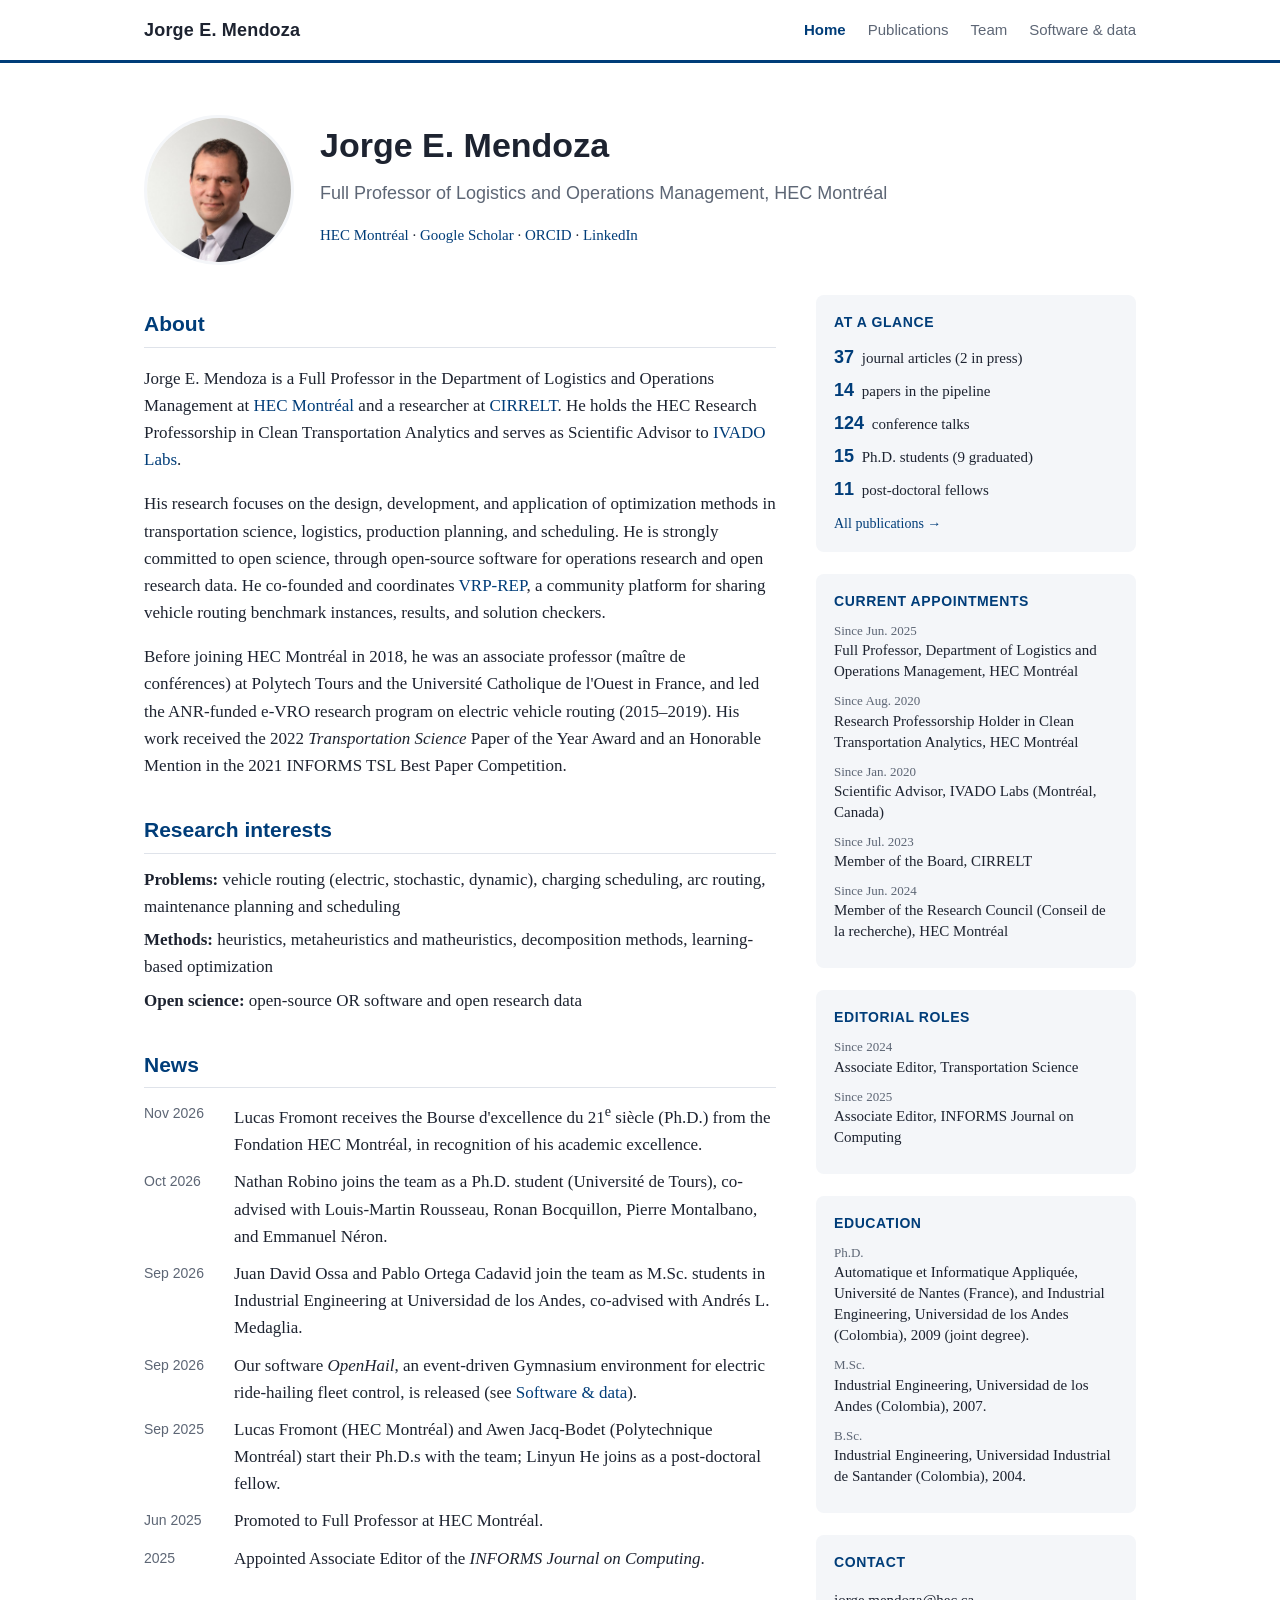
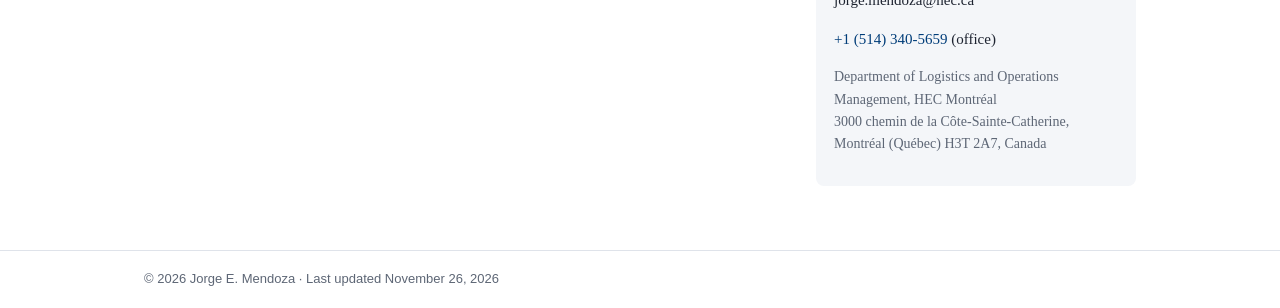
<file: index.html>
<!DOCTYPE html>
<html lang="en"><head><meta charset="utf-8"><meta name="viewport" content="width=device-width, initial-scale=1">
<title>Jorge E. Mendoza · HEC Montréal</title>
<meta name="description" content="Jorge E. Mendoza, Full Professor of Logistics and Operations Management at HEC Montréal. Research in vehicle routing, scheduling, and optimization.">
<link rel="canonical" href="https://jorge-mendoza.com/">
<link rel="stylesheet" href="style.css"></head>
<body><header class="top"><div class="wrap"><a class="brand" href="./">Jorge E. Mendoza</a><nav><a href="./" aria-current="page">Home</a><a href="publications.html">Publications</a><a href="team.html">Team</a><a href="software.html">Software &amp; data</a></nav></div></header>
<main class="wrap">
<section class="hero"><img class="portrait" src="photo.jpg" alt="Jorge E. Mendoza"><div><h1>Jorge E. Mendoza</h1><p class="tagline">Full Professor of Logistics and Operations Management, HEC Montréal</p>
<p class="links"><a href="https://www.hec.ca/en/profs/jorge-mendoza" target="_blank" rel="noopener">HEC Montréal</a> · <a href="https://scholar.google.com/citations?user=yTeiTO0AAAAJ&amp;hl=en" target="_blank" rel="noopener">Google Scholar</a> · <a href="https://orcid.org/0000-0003-2473-2655" target="_blank" rel="noopener">ORCID</a> · <a href="https://www.linkedin.com/in/jorge-e-mendoza-9675a510/" target="_blank" rel="noopener">LinkedIn</a></p></div></section>
<div class="grid"><div class="main">
<h2>About</h2><p>Jorge E. Mendoza is a Full Professor in the Department of Logistics and Operations Management at <a href="https://www.hec.ca/en/" target="_blank" rel="noopener">HEC Montréal</a> and a researcher at <a href="https://www.cirrelt.ca" target="_blank" rel="noopener">CIRRELT</a>. He holds the HEC Research Professorship in Clean Transportation Analytics and serves as Scientific Advisor to <a href="https://ivadolabs.com" target="_blank" rel="noopener">IVADO Labs</a>.</p><p>His research focuses on the design, development, and application of optimization methods in transportation science, logistics, production planning, and scheduling. He is strongly committed to open science, through open-source software for operations research and open research data. He co-founded and coordinates <a href="https://www.vrp-rep.org" target="_blank" rel="noopener">VRP-REP</a>, a community platform for sharing vehicle routing benchmark instances, results, and solution checkers.</p><p>Before joining HEC Montréal in 2018, he was an associate professor (maître de conférences) at Polytech Tours and the Université Catholique de l'Ouest in France, and led the ANR-funded e-VRO research program on electric vehicle routing (2015–2019). His work received the 2022 <em>Transportation Science</em> Paper of the Year Award and an Honorable Mention in the 2021 INFORMS TSL Best Paper Competition.</p>
<h2>Research interests</h2><ul class="plain"><li><strong>Problems:</strong> vehicle routing (electric, stochastic, dynamic), charging scheduling, arc routing, maintenance planning and scheduling</li><li><strong>Methods:</strong> heuristics, metaheuristics and matheuristics, decomposition methods, learning-based optimization</li><li><strong>Open science:</strong> open-source OR software and open research data</li></ul>
<h2>News</h2><ul class="news"><li><span class="date">Nov 2026</span><span>Lucas Fromont receives the Bourse d'excellence du 21<sup>e</sup> siècle (Ph.D.) from the Fondation HEC Montréal, in recognition of his academic excellence.</span></li><li><span class="date">Oct 2026</span><span>Nathan Robino joins the team as a Ph.D. student (Université de Tours), co-advised with Louis-Martin Rousseau, Ronan Bocquillon, Pierre Montalbano, and Emmanuel Néron.</span></li><li><span class="date">Sep 2026</span><span>Juan David Ossa and Pablo Ortega Cadavid join the team as M.Sc. students in Industrial Engineering at Universidad de los Andes, co-advised with Andrés L. Medaglia.</span></li><li><span class="date">Sep 2026</span><span>Our software <em>OpenHail</em>, an event-driven Gymnasium environment for electric ride-hailing fleet control, is released (see <a href="software.html">Software &amp; data</a>).</span></li><li><span class="date">Sep 2025</span><span>Lucas Fromont (HEC Montréal) and Awen Jacq-Bodet (Polytechnique Montréal) start their Ph.D.s with the team; Linyun He joins as a post-doctoral fellow.</span></li><li><span class="date">Jun 2025</span><span>Promoted to Full Professor at HEC Montréal.</span></li><li><span class="date">2025</span><span>Appointed Associate Editor of the <em>INFORMS Journal on Computing</em>.</span></li></ul>
</div><aside>
<div class="card"><h3>At a glance</h3><ul class="glance"><li><b>37</b> journal articles (2 in press)</li><li><b>14</b> papers in the pipeline</li><li><b>124</b> conference talks</li><li><b>15</b> Ph.D. students (9 graduated)</li><li><b>11</b> post-doctoral fellows</li></ul>
<p class="more"><a href="publications.html">All publications →</a></p></div>
<div class="card"><h3>Current appointments</h3><ul class="dated"><li><span>Since Jun. 2025</span>Full Professor, Department of Logistics and Operations Management, HEC Montréal</li><li><span>Since Aug. 2020</span>Research Professorship Holder in Clean Transportation Analytics, HEC Montréal</li><li><span>Since Jan. 2020</span>Scientific Advisor, IVADO Labs (Montréal, Canada)</li><li><span>Since Jul. 2023</span>Member of the Board, CIRRELT</li><li><span>Since Jun. 2024</span>Member of the Research Council (Conseil de la recherche), HEC Montréal</li></ul></div>
<div class="card"><h3>Editorial roles</h3><ul class="dated"><li><span>Since 2024</span>Associate Editor, Transportation Science</li><li><span>Since 2025</span>Associate Editor, INFORMS Journal on Computing</li></ul></div>
<div class="card"><h3>Education</h3><ul class="dated"><li><span>Ph.D.</span>Automatique et Informatique Appliquée, Université de Nantes (France), and Industrial Engineering, Universidad de los Andes (Colombia), 2009 (joint degree).</li><li><span>M.Sc.</span>Industrial Engineering, Universidad de los Andes (Colombia), 2007.</li><li><span>B.Sc.</span>Industrial Engineering, Universidad Industrial de Santander (Colombia), 2004.</li></ul></div>
<div class="card"><h3>Contact</h3><p>jorge.mendoza<span class="at">@</span>hec.ca</p><p><a href="tel:+15143405659">+1 (514) 340-5659</a> (office)</p><p class="small">Department of Logistics and Operations Management, HEC Montréal<br>3000 chemin de la Côte-Sainte-Catherine, Montréal (Québec) H3T 2A7, Canada</p></div>
</aside></div>
</main>
<footer><div class="wrap">© 2026 Jorge E. Mendoza · Last updated November 26, 2026</div></footer>
</body></html>
</file>
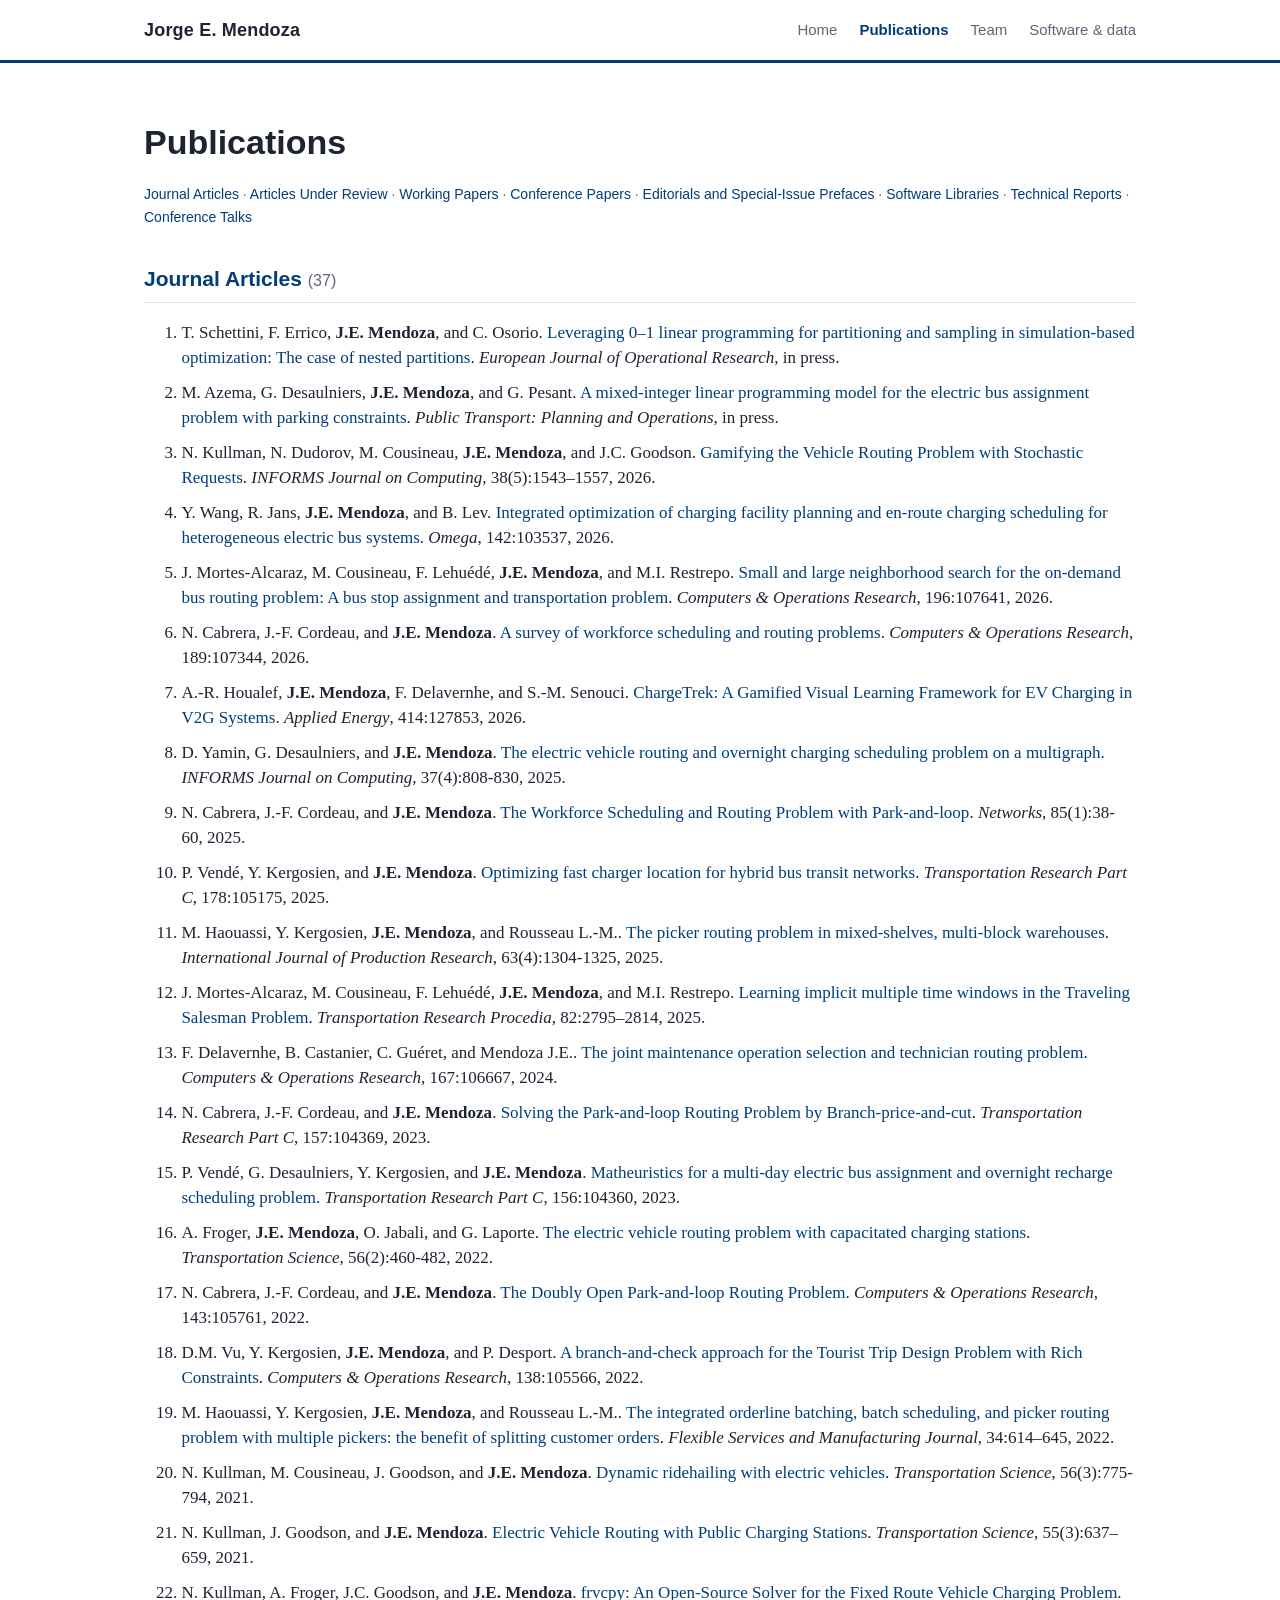
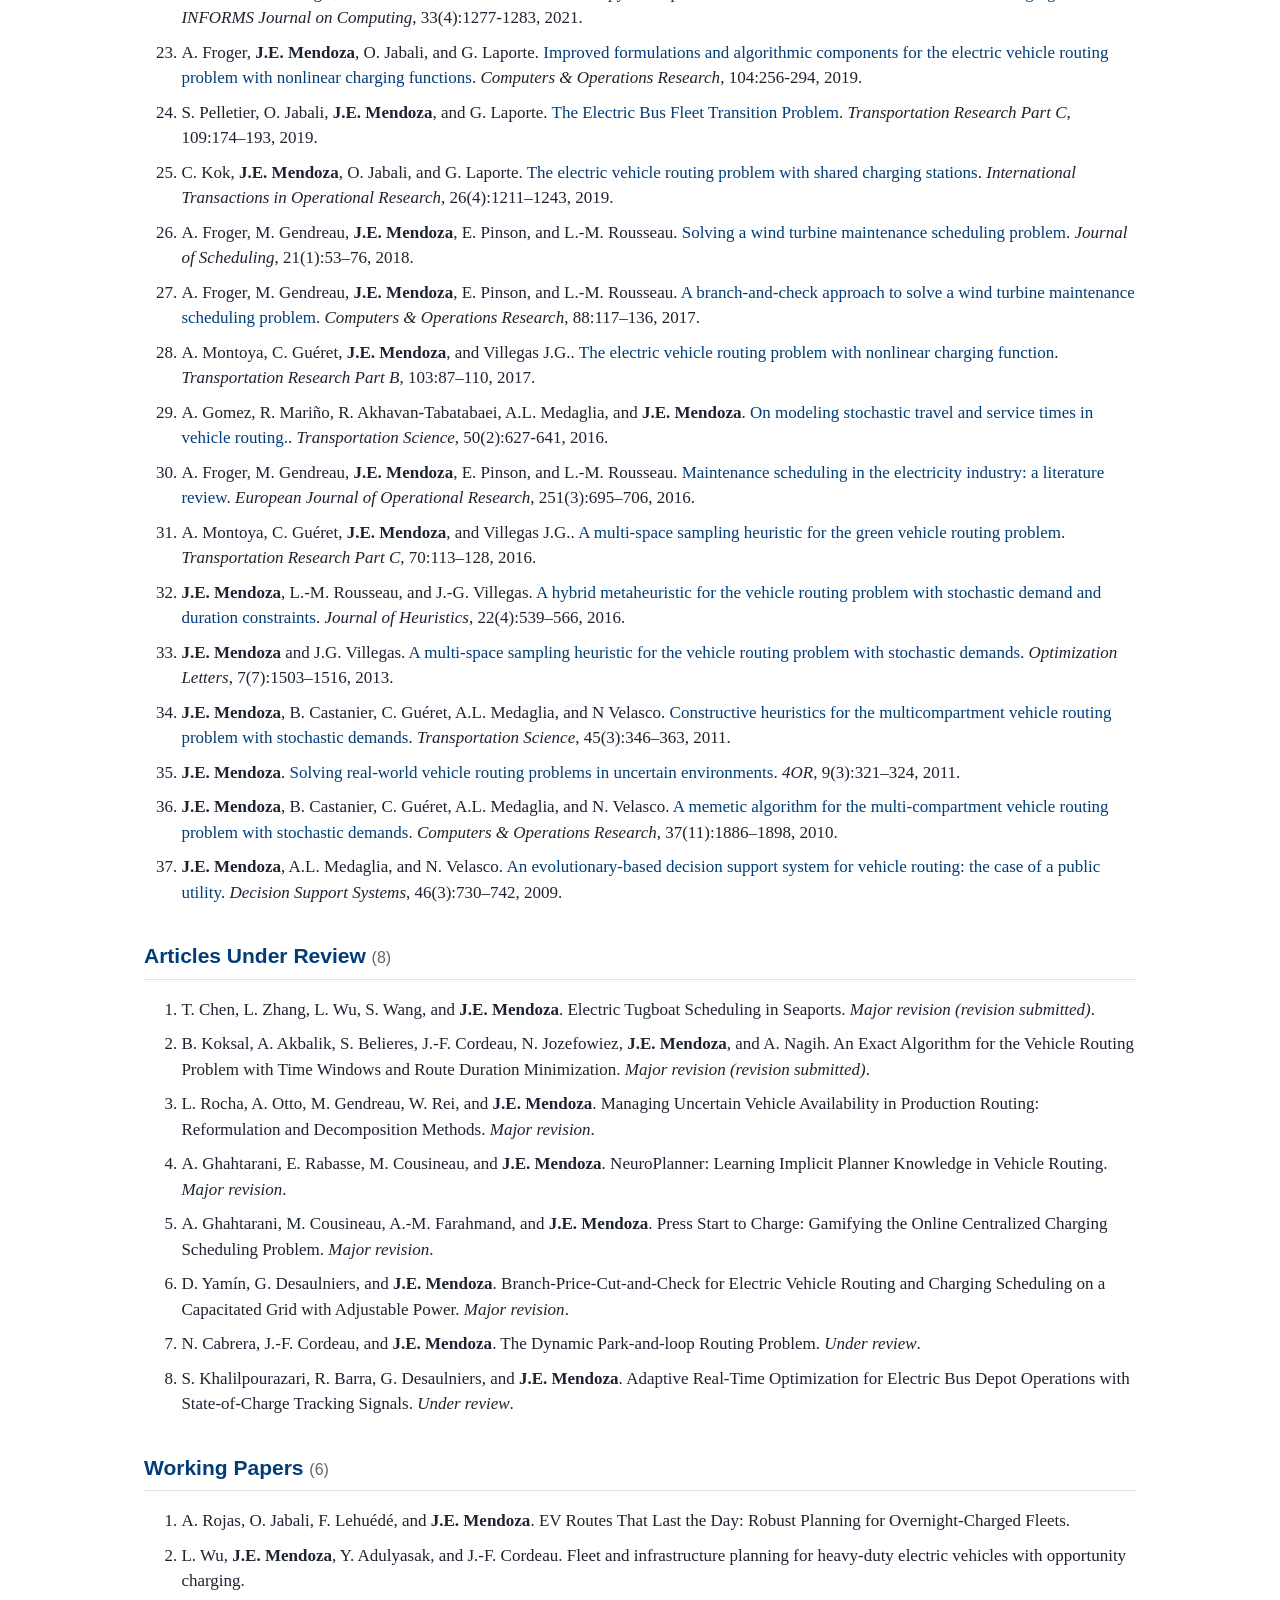
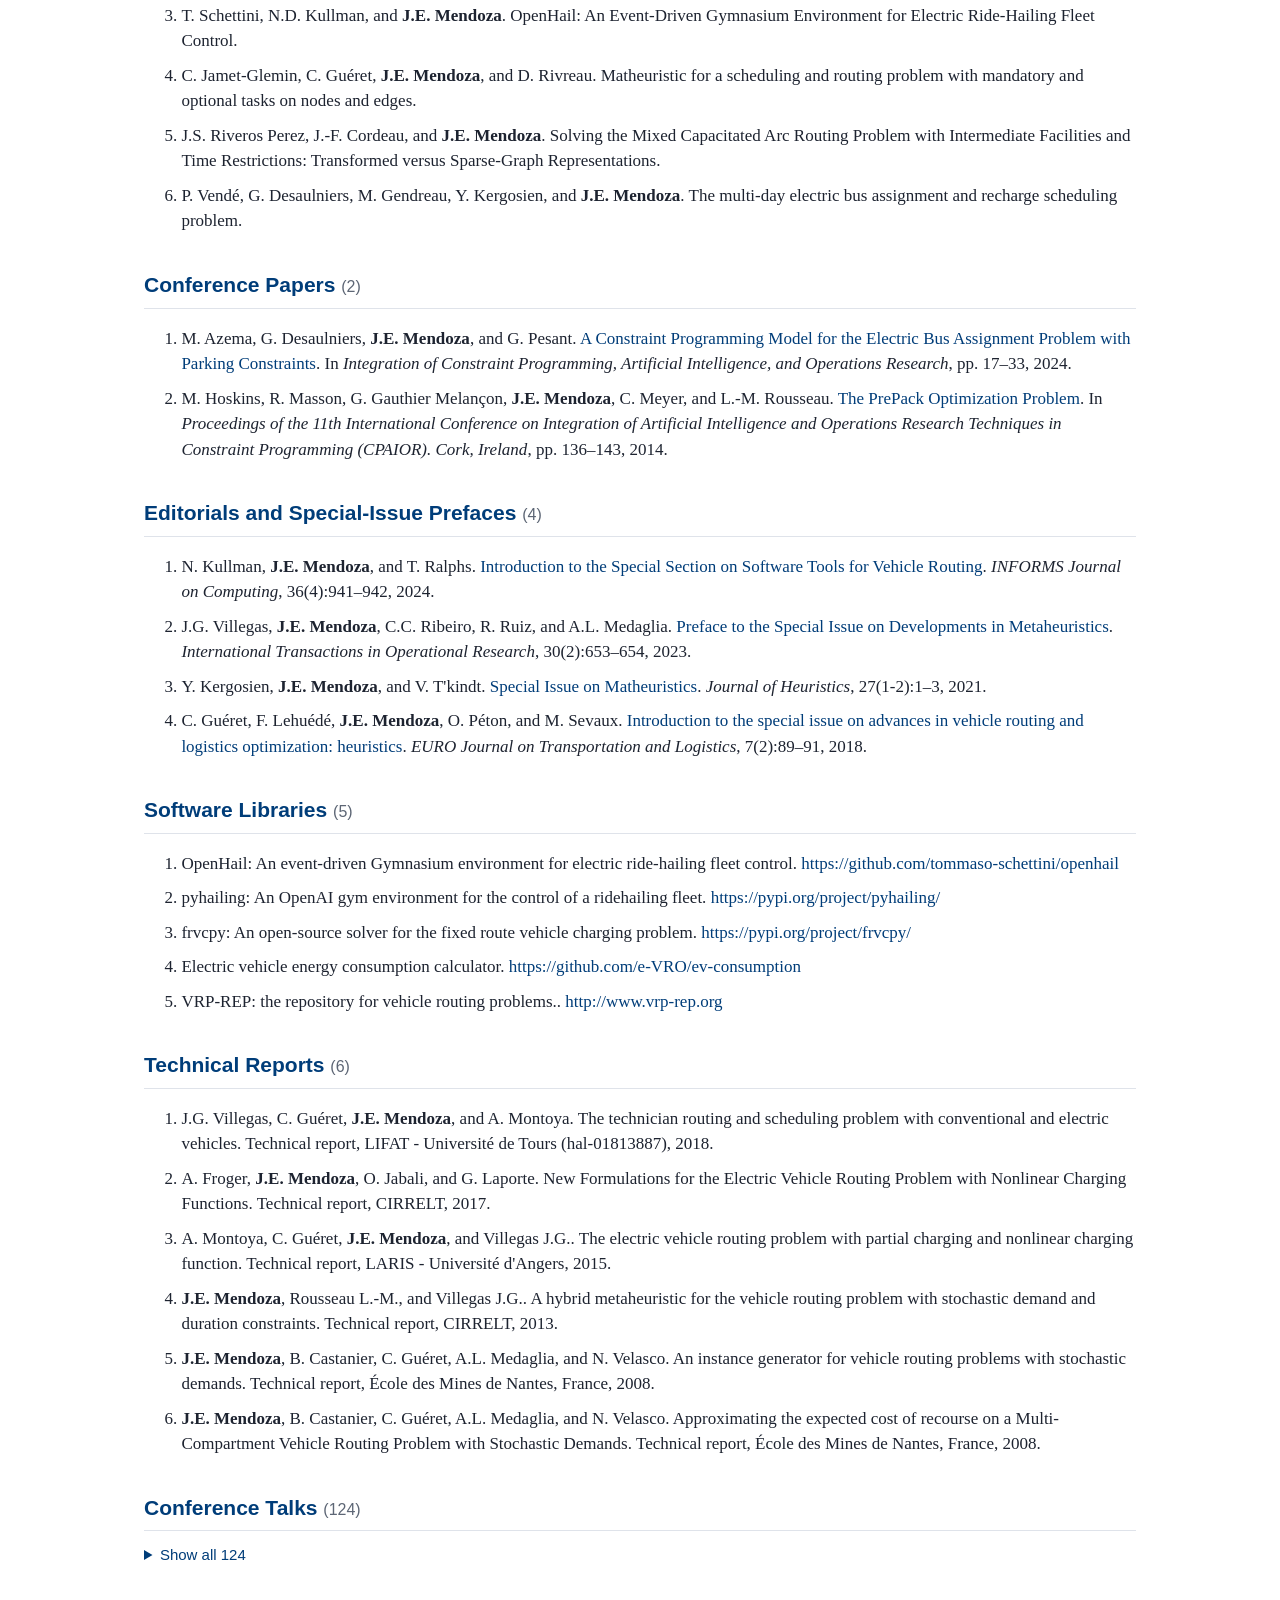
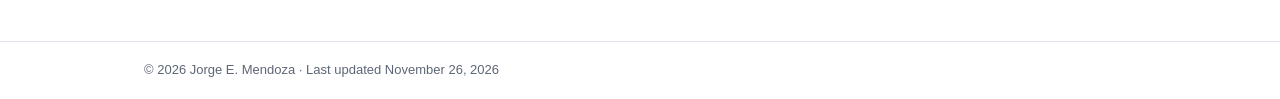
<file: publications.html>
<!DOCTYPE html>
<html lang="en"><head><meta charset="utf-8"><meta name="viewport" content="width=device-width, initial-scale=1">
<title>Publications · Jorge E. Mendoza</title>
<meta name="description" content="Jorge E. Mendoza, Full Professor of Logistics and Operations Management at HEC Montréal. Research in vehicle routing, scheduling, and optimization.">
<link rel="canonical" href="https://jorge-mendoza.com/publications.html">
<link rel="stylesheet" href="style.css"></head>
<body><header class="top"><div class="wrap"><a class="brand" href="./">Jorge E. Mendoza</a><nav><a href="./">Home</a><a href="publications.html" aria-current="page">Publications</a><a href="team.html">Team</a><a href="software.html">Software &amp; data</a></nav></div></header>
<main class="wrap">
<h1>Publications</h1><p class="toc"><a href="#j">Journal Articles</a> · <a href="#u">Articles Under Review</a> · <a href="#w">Working Papers</a> · <a href="#p">Conference Papers</a> · <a href="#e">Editorials and Special-Issue Prefaces</a> · <a href="#s">Software Libraries</a> · <a href="#r">Technical Reports</a> · <a href="#t">Conference Talks</a></p>
<!-- Generated from myPubs.bib by tools/bib2html.py on 2026-11-26. Do not edit by hand: change the CV, then regenerate. -->
<section class="cat"><h2 id="j">Journal Articles <span class="count">(37)</span></h2>
<ol class="pubs pubs-j">
  <li>T. Schettini, F. Errico, <strong>J.E. Mendoza</strong>, and C. Osorio. <a href="https://doi.org/10.1016/j.ejor.2026.09.048" target="_blank" rel="noopener">Leveraging 0–1 linear programming for partitioning and sampling in simulation-based optimization: The case of nested partitions</a>. <em>European Journal of Operational Research</em>, in press.</li>
  <li>M. Azema, G. Desaulniers, <strong>J.E. Mendoza</strong>, and G. Pesant. <a href="https://doi.org/10.1007/s12469-026-00438-w" target="_blank" rel="noopener">A mixed-integer linear programming model for the electric bus assignment problem with parking constraints</a>. <em>Public Transport: Planning and Operations</em>, in press.</li>
  <li>N. Kullman, N. Dudorov, M. Cousineau, <strong>J.E. Mendoza</strong>, and J.C. Goodson. <a href="https://doi.org/10.1287/ijoc.2024.0838" target="_blank" rel="noopener">Gamifying the Vehicle Routing Problem with Stochastic Requests</a>. <em>INFORMS Journal on Computing</em>, 38(5):1543–1557, 2026.</li>
  <li>Y. Wang, R. Jans, <strong>J.E. Mendoza</strong>, and B. Lev. <a href="https://doi.org/10.1016/j.omega.2026.103537" target="_blank" rel="noopener">Integrated optimization of charging facility planning and en-route charging scheduling for heterogeneous electric bus systems</a>. <em>Omega</em>, 142:103537, 2026.</li>
  <li>J. Mortes-Alcaraz, M. Cousineau, F. Lehuédé, <strong>J.E. Mendoza</strong>, and M.I. Restrepo. <a href="https://doi.org/10.1016/j.cor.2026.107641" target="_blank" rel="noopener">Small and large neighborhood search for the on-demand bus routing problem: A bus stop assignment and transportation problem</a>. <em>Computers &amp; Operations Research</em>, 196:107641, 2026.</li>
  <li>N. Cabrera, J.-F. Cordeau, and <strong>J.E. Mendoza</strong>. <a href="https://doi.org/10.1016/j.cor.2025.107344" target="_blank" rel="noopener">A survey of workforce scheduling and routing problems</a>. <em>Computers &amp; Operations Research</em>, 189:107344, 2026.</li>
  <li>A.-R. Houalef, <strong>J.E. Mendoza</strong>, F. Delavernhe, and S.-M. Senouci. <a href="https://doi.org/10.1016/j.apenergy.2026.127853" target="_blank" rel="noopener">ChargeTrek: A Gamified Visual Learning Framework for EV Charging in V2G Systems</a>. <em>Applied Energy</em>, 414:127853, 2026.</li>
  <li>D. Yamin, G. Desaulniers, and <strong>J.E. Mendoza</strong>. <a href="https://doi.org/10.1287/ijoc.2023.0404" target="_blank" rel="noopener">The electric vehicle routing and overnight charging scheduling problem on a multigraph</a>. <em>INFORMS Journal on Computing</em>, 37(4):808-830, 2025.</li>
  <li>N. Cabrera, J.-F. Cordeau, and <strong>J.E. Mendoza</strong>. <a href="https://doi.org/10.1002/net.22250" target="_blank" rel="noopener">The Workforce Scheduling and Routing Problem with Park-and-loop</a>. <em>Networks</em>, 85(1):38-60, 2025.</li>
  <li>P. Vendé, Y. Kergosien, and <strong>J.E. Mendoza</strong>. <a href="https://doi.org/10.1016/j.trc.2025.105175" target="_blank" rel="noopener">Optimizing fast charger location for hybrid bus transit networks</a>. <em>Transportation Research Part C</em>, 178:105175, 2025.</li>
  <li>M. Haouassi, Y. Kergosien, <strong>J.E. Mendoza</strong>, and Rousseau L.-M.. <a href="https://doi.org/10.1080/00207543.2024.2374845" target="_blank" rel="noopener">The picker routing problem in mixed-shelves, multi-block warehouses</a>. <em>International Journal of Production Research</em>, 63(4):1304-1325, 2025.</li>
  <li>J. Mortes-Alcaraz, M. Cousineau, F. Lehuédé, <strong>J.E. Mendoza</strong>, and M.I. Restrepo. <a href="https://doi.org/10.1016/j.trpro.2024.12.220" target="_blank" rel="noopener">Learning implicit multiple time windows in the Traveling Salesman Problem</a>. <em>Transportation Research Procedia</em>, 82:2795–2814, 2025.</li>
  <li>F. Delavernhe, B. Castanier, C. Guéret, and Mendoza J.E.. <a href="https://doi.org/10.1016/j.cor.2024.106667" target="_blank" rel="noopener">The joint maintenance operation selection and technician routing problem</a>. <em>Computers &amp; Operations Research</em>, 167:106667, 2024.</li>
  <li>N. Cabrera, J.-F. Cordeau, and <strong>J.E. Mendoza</strong>. <a href="https://doi.org/10.1016/j.trc.2023.104369" target="_blank" rel="noopener">Solving the Park-and-loop Routing Problem by Branch-price-and-cut</a>. <em>Transportation Research Part C</em>, 157:104369, 2023.</li>
  <li>P. Vendé, G. Desaulniers, Y. Kergosien, and <strong>J.E. Mendoza</strong>. <a href="https://doi.org/10.1016/j.trc.2023.104360" target="_blank" rel="noopener">Matheuristics for a multi-day electric bus assignment and overnight recharge scheduling problem</a>. <em>Transportation Research Part C</em>, 156:104360, 2023.</li>
  <li>A. Froger, <strong>J.E. Mendoza</strong>, O. Jabali, and G. Laporte. <a href="https://doi.org/10.1287/trsc.2021.1111" target="_blank" rel="noopener">The electric vehicle routing problem with capacitated charging stations</a>. <em>Transportation Science</em>, 56(2):460-482, 2022.</li>
  <li>N. Cabrera, J.-F. Cordeau, and <strong>J.E. Mendoza</strong>. <a href="https://doi.org/10.1016/j.cor.2022.105761" target="_blank" rel="noopener">The Doubly Open Park-and-loop Routing Problem</a>. <em>Computers &amp; Operations Research</em>, 143:105761, 2022.</li>
  <li>D.M. Vu, Y. Kergosien, <strong>J.E. Mendoza</strong>, and P. Desport. <a href="https://doi.org/10.1016/j.cor.2021.105566" target="_blank" rel="noopener">A branch-and-check approach for the Tourist Trip Design Problem with Rich Constraints</a>. <em>Computers &amp; Operations Research</em>, 138:105566, 2022.</li>
  <li>M. Haouassi, Y. Kergosien, <strong>J.E. Mendoza</strong>, and Rousseau L.-M.. <a href="https://doi.org/10.1007/s10696-021-09425-8" target="_blank" rel="noopener">The integrated orderline batching, batch scheduling, and picker routing problem with multiple pickers: the benefit of splitting customer orders</a>. <em>Flexible Services and Manufacturing Journal</em>, 34:614–645, 2022.</li>
  <li>N. Kullman, M. Cousineau, J. Goodson, and <strong>J.E. Mendoza</strong>. <a href="https://doi.org/10.1287/trsc.2021.1042" target="_blank" rel="noopener">Dynamic ridehailing with electric vehicles</a>. <em>Transportation Science</em>, 56(3):775-794, 2021.</li>
  <li>N. Kullman, J. Goodson, and <strong>J.E. Mendoza</strong>. <a href="https://doi.org/10.1287/trsc.2020.1018" target="_blank" rel="noopener">Electric Vehicle Routing with Public Charging Stations</a>. <em>Transportation Science</em>, 55(3):637–659, 2021.</li>
  <li>N. Kullman, A. Froger, J.C. Goodson, and <strong>J.E. Mendoza</strong>. <a href="https://doi.org/10.1287/ijoc.2020.1035" target="_blank" rel="noopener">frvcpy: An Open-Source Solver for the Fixed Route Vehicle Charging Problem</a>. <em>INFORMS Journal on Computing</em>, 33(4):1277-1283, 2021.</li>
  <li>A. Froger, <strong>J.E. Mendoza</strong>, O. Jabali, and G. Laporte. <a href="https://doi.org/10.1016/j.cor.2018.12.013" target="_blank" rel="noopener">Improved formulations and algorithmic components for the electric vehicle routing problem with nonlinear charging functions</a>. <em>Computers &amp; Operations Research</em>, 104:256-294, 2019.</li>
  <li>S. Pelletier, O. Jabali, <strong>J.E. Mendoza</strong>, and G. Laporte. <a href="https://doi.org/10.1016/j.trc.2019.10.012" target="_blank" rel="noopener">The Electric Bus Fleet Transition Problem</a>. <em>Transportation Research Part C</em>, 109:174–193, 2019.</li>
  <li>C. Kok, <strong>J.E. Mendoza</strong>, O. Jabali, and G. Laporte. <a href="https://doi.org/10.1111/itor.12620" target="_blank" rel="noopener">The electric vehicle routing problem with shared charging stations</a>. <em>International Transactions in Operational Research</em>, 26(4):1211–1243, 2019.</li>
  <li>A. Froger, M. Gendreau, <strong>J.E. Mendoza</strong>, E. Pinson, and L.-M. Rousseau. <a href="https://doi.org/10.1007/s10951-017-0513-5" target="_blank" rel="noopener">Solving a wind turbine maintenance scheduling problem</a>. <em>Journal of Scheduling</em>, 21(1):53–76, 2018.</li>
  <li>A. Froger, M. Gendreau, <strong>J.E. Mendoza</strong>, E. Pinson, and L.-M. Rousseau. <a href="https://doi.org/10.1016/j.cor.2017.07.001" target="_blank" rel="noopener">A branch-and-check approach to solve a wind turbine maintenance scheduling problem</a>. <em>Computers &amp; Operations Research</em>, 88:117–136, 2017.</li>
  <li>A. Montoya, C. Guéret, <strong>J.E. Mendoza</strong>, and Villegas J.G.. <a href="https://doi.org/10.1016/j.trb.2017.02.004" target="_blank" rel="noopener">The electric vehicle routing problem with nonlinear charging function</a>. <em>Transportation Research Part B</em>, 103:87–110, 2017.</li>
  <li>A. Gomez, R. Mariño, R. Akhavan-Tabatabaei, A.L. Medaglia, and <strong>J.E. Mendoza</strong>. <a href="https://doi.org/10.1287/trsc.2015.0601" target="_blank" rel="noopener">On modeling stochastic travel and service times in vehicle routing.</a>. <em>Transportation Science</em>, 50(2):627-641, 2016.</li>
  <li>A. Froger, M. Gendreau, <strong>J.E. Mendoza</strong>, E. Pinson, and L.-M. Rousseau. <a href="https://doi.org/10.1016/j.ejor.2015.08.045" target="_blank" rel="noopener">Maintenance scheduling in the electricity industry: a literature review</a>. <em>European Journal of Operational Research</em>, 251(3):695–706, 2016.</li>
  <li>A. Montoya, C. Guéret, <strong>J.E. Mendoza</strong>, and Villegas J.G.. <a href="https://doi.org/10.1016/j.trc.2015.07.004" target="_blank" rel="noopener">A multi-space sampling heuristic for the green vehicle routing problem</a>. <em>Transportation Research Part C</em>, 70:113–128, 2016.</li>
  <li><strong>J.E. Mendoza</strong>, L.-M. Rousseau, and J.-G. Villegas. <a href="https://doi.org/10.1007/s10732-015-9281-6" target="_blank" rel="noopener">A hybrid metaheuristic for the vehicle routing problem with stochastic demand and duration constraints</a>. <em>Journal of Heuristics</em>, 22(4):539–566, 2016.</li>
  <li><strong>J.E. Mendoza</strong> and J.G. Villegas. <a href="https://doi.org/10.1007/s11590-012-0555-8" target="_blank" rel="noopener">A multi-space sampling heuristic for the vehicle routing problem with stochastic demands</a>. <em>Optimization Letters</em>, 7(7):1503–1516, 2013.</li>
  <li><strong>J.E. Mendoza</strong>, B. Castanier, C. Guéret, A.L. Medaglia, and N Velasco. <a href="https://doi.org/10.1287/trsc.1100.0353" target="_blank" rel="noopener">Constructive heuristics for the multicompartment vehicle routing problem with stochastic demands</a>. <em>Transportation Science</em>, 45(3):346–363, 2011.</li>
  <li><strong>J.E. Mendoza</strong>. <a href="https://doi.org/10.1007/s10288-010-0146-4" target="_blank" rel="noopener">Solving real-world vehicle routing problems in uncertain environments</a>. <em>4OR</em>, 9(3):321–324, 2011.</li>
  <li><strong>J.E. Mendoza</strong>, B. Castanier, C. Guéret, A.L. Medaglia, and N. Velasco. <a href="https://doi.org/10.1016/j.cor.2009.06.015" target="_blank" rel="noopener">A memetic algorithm for the multi-compartment vehicle routing problem with stochastic demands</a>. <em>Computers &amp; Operations Research</em>, 37(11):1886–1898, 2010.</li>
  <li><strong>J.E. Mendoza</strong>, A.L. Medaglia, and N. Velasco. <a href="https://doi.org/10.1016/j.dss.2008.11.019" target="_blank" rel="noopener">An evolutionary-based decision support system for vehicle routing: the case of a public utility</a>. <em>Decision Support Systems</em>, 46(3):730–742, 2009.</li>
</ol></section>
<section class="cat"><h2 id="u">Articles Under Review <span class="count">(8)</span></h2>
<ol class="pubs pubs-u">
  <li>T. Chen, L. Zhang, L. Wu, S. Wang, and <strong>J.E. Mendoza</strong>. Electric Tugboat Scheduling in Seaports. <em>Major revision (revision submitted)</em>.</li>
  <li>B. Koksal, A. Akbalik, S. Belieres, J.-F. Cordeau, N. Jozefowiez, <strong>J.E. Mendoza</strong>, and A. Nagih. An Exact Algorithm for the Vehicle Routing Problem with Time Windows and Route Duration Minimization. <em>Major revision (revision submitted)</em>.</li>
  <li>L. Rocha, A. Otto, M. Gendreau, W. Rei, and <strong>J.E. Mendoza</strong>. Managing Uncertain Vehicle Availability in Production Routing: Reformulation and Decomposition Methods. <em>Major revision</em>.</li>
  <li>A. Ghahtarani, E. Rabasse, M. Cousineau, and <strong>J.E. Mendoza</strong>. NeuroPlanner: Learning Implicit Planner Knowledge in Vehicle Routing. <em>Major revision</em>.</li>
  <li>A. Ghahtarani, M. Cousineau, A.-M. Farahmand, and <strong>J.E. Mendoza</strong>. Press Start to Charge: Gamifying the Online Centralized Charging Scheduling Problem. <em>Major revision</em>.</li>
  <li>D. Yamín, G. Desaulniers, and <strong>J.E. Mendoza</strong>. Branch-Price-Cut-and-Check for Electric Vehicle Routing and Charging Scheduling on a Capacitated Grid with Adjustable Power. <em>Major revision</em>.</li>
  <li>N. Cabrera, J.-F. Cordeau, and <strong>J.E. Mendoza</strong>. The Dynamic Park-and-loop Routing Problem. <em>Under review</em>.</li>
  <li>S. Khalilpourazari, R. Barra, G. Desaulniers, and <strong>J.E. Mendoza</strong>. Adaptive Real-Time Optimization for Electric Bus Depot Operations with State-of-Charge Tracking Signals. <em>Under review</em>.</li>
</ol></section>
<section class="cat"><h2 id="w">Working Papers <span class="count">(6)</span></h2>
<ol class="pubs pubs-w">
  <li>A. Rojas, O. Jabali, F. Lehuédé, and <strong>J.E. Mendoza</strong>. EV Routes That Last the Day: Robust Planning for Overnight-Charged Fleets.</li>
  <li>L. Wu, <strong>J.E. Mendoza</strong>, Y. Adulyasak, and J.-F. Cordeau. Fleet and infrastructure planning for heavy-duty electric vehicles with opportunity charging.</li>
  <li>T. Schettini, N.D. Kullman, and <strong>J.E. Mendoza</strong>. OpenHail: An Event-Driven Gymnasium Environment for Electric Ride-Hailing Fleet Control.</li>
  <li>C. Jamet-Glemin, C. Guéret, <strong>J.E. Mendoza</strong>, and D. Rivreau. Matheuristic for a scheduling and routing problem with mandatory and optional tasks on nodes and edges.</li>
  <li>J.S. Riveros Perez, J.-F. Cordeau, and <strong>J.E. Mendoza</strong>. Solving the Mixed Capacitated Arc Routing Problem with Intermediate Facilities and Time Restrictions: Transformed versus Sparse-Graph Representations.</li>
  <li>P. Vendé, G. Desaulniers, M. Gendreau, Y. Kergosien, and <strong>J.E. Mendoza</strong>. The multi-day electric bus assignment and recharge scheduling problem.</li>
</ol></section>
<section class="cat"><h2 id="p">Conference Papers <span class="count">(2)</span></h2>
<ol class="pubs pubs-p">
  <li>M. Azema, G. Desaulniers, <strong>J.E. Mendoza</strong>, and G. Pesant. <a href="https://doi.org/10.1007/978-3-031-60597-0_2" target="_blank" rel="noopener">A Constraint Programming Model for the Electric Bus Assignment Problem with Parking Constraints</a>. In <em>Integration of Constraint Programming, Artificial Intelligence, and Operations Research</em>, pp. 17–33, 2024.</li>
  <li>M. Hoskins, R. Masson, G. Gauthier Melançon, <strong>J.E. Mendoza</strong>, C. Meyer, and L.-M. Rousseau. <a href="https://doi.org/10.1007/978-3-319-07046-9_10" target="_blank" rel="noopener">The PrePack Optimization Problem</a>. In <em>Proceedings of the 11th International Conference on Integration of Artificial Intelligence and Operations Research Techniques in Constraint Programming (CPAIOR). Cork, Ireland</em>, pp. 136–143, 2014.</li>
</ol></section>
<section class="cat"><h2 id="e">Editorials and Special-Issue Prefaces <span class="count">(4)</span></h2>
<ol class="pubs pubs-e">
  <li>N. Kullman, <strong>J.E. Mendoza</strong>, and T. Ralphs. <a href="https://doi.org/10.1287/ijoc.2024.ed.v36.n4.2" target="_blank" rel="noopener">Introduction to the Special Section on Software Tools for Vehicle Routing</a>. <em>INFORMS Journal on Computing</em>, 36(4):941–942, 2024.</li>
  <li>J.G. Villegas, <strong>J.E. Mendoza</strong>, C.C. Ribeiro, R. Ruiz, and A.L. Medaglia. <a href="https://doi.org/10.1111/itor.13188" target="_blank" rel="noopener">Preface to the Special Issue on Developments in Metaheuristics</a>. <em>International Transactions in Operational Research</em>, 30(2):653–654, 2023.</li>
  <li>Y. Kergosien, <strong>J.E. Mendoza</strong>, and V. T&#x27;kindt. <a href="https://doi.org/10.1007/s10732-021-09472-2" target="_blank" rel="noopener">Special Issue on Matheuristics</a>. <em>Journal of Heuristics</em>, 27(1-2):1–3, 2021.</li>
  <li>C. Guéret, F. Lehuédé, <strong>J.E. Mendoza</strong>, O. Péton, and M. Sevaux. <a href="https://doi.org/10.1007/s13676-018-0130-2" target="_blank" rel="noopener">Introduction to the special issue on advances in vehicle routing and logistics optimization: heuristics</a>. <em>EURO Journal on Transportation and Logistics</em>, 7(2):89–91, 2018.</li>
</ol></section>
<section class="cat"><h2 id="s">Software Libraries <span class="count">(5)</span></h2>
<ol class="pubs pubs-s">
  <li>OpenHail: An event-driven Gymnasium environment for electric ride-hailing fleet control. <a href="https://github.com/tommaso-schettini/openhail" target="_blank" rel="noopener">https://github.com/tommaso-schettini/openhail</a></li>
  <li>pyhailing: An OpenAI gym environment for the control of a ridehailing fleet. <a href="https://pypi.org/project/pyhailing/" target="_blank" rel="noopener">https://pypi.org/project/pyhailing/</a></li>
  <li>frvcpy: An open-source solver for the fixed route vehicle charging problem. <a href="https://pypi.org/project/frvcpy/" target="_blank" rel="noopener">https://pypi.org/project/frvcpy/</a></li>
  <li>Electric vehicle energy consumption calculator. <a href="https://github.com/e-VRO/ev-consumption" target="_blank" rel="noopener">https://github.com/e-VRO/ev-consumption</a></li>
  <li>VRP-REP: the repository for vehicle routing problems.. <a href="http://www.vrp-rep.org" target="_blank" rel="noopener">http://www.vrp-rep.org</a></li>
</ol></section>
<section class="cat"><h2 id="r">Technical Reports <span class="count">(6)</span></h2>
<ol class="pubs pubs-r">
  <li>J.G. Villegas, C. Guéret, <strong>J.E. Mendoza</strong>, and A. Montoya. The technician routing and scheduling problem with conventional and electric vehicles. Technical report, LIFAT - Université de Tours (hal-01813887), 2018.</li>
  <li>A. Froger, <strong>J.E. Mendoza</strong>, O. Jabali, and G. Laporte. New Formulations for the Electric Vehicle Routing Problem with Nonlinear Charging Functions. Technical report, CIRRELT, 2017.</li>
  <li>A. Montoya, C. Guéret, <strong>J.E. Mendoza</strong>, and Villegas J.G.. The electric vehicle routing problem with partial charging and nonlinear charging function. Technical report, LARIS - Université d&#x27;Angers, 2015.</li>
  <li><strong>J.E. Mendoza</strong>, Rousseau L.-M., and Villegas J.G.. A hybrid metaheuristic for the vehicle routing problem with stochastic demand and duration constraints. Technical report, CIRRELT, 2013.</li>
  <li><strong>J.E. Mendoza</strong>, B. Castanier, C. Guéret, A.L. Medaglia, and N. Velasco. An instance generator for vehicle routing problems with stochastic demands. Technical report, École des Mines de Nantes, France, 2008.</li>
  <li><strong>J.E. Mendoza</strong>, B. Castanier, C. Guéret, A.L. Medaglia, and N. Velasco. Approximating the expected cost of recourse on a Multi-Compartment Vehicle Routing Problem with Stochastic Demands. Technical report, École des Mines de Nantes, France, 2008.</li>
</ol></section>
<section class="cat"><h2 id="t">Conference Talks <span class="count">(124)</span></h2>
<details><summary>Show all 124</summary>
<ol class="pubs pubs-t">
  <li><strong>J.E. Mendoza</strong>, M. Cousineau, A. Ghahtarani, and A.-M. Farahmand. Scheduling the Recharge of Electric Vehicles Using Video Games. In <em>23rd Latin-Ibero-American Conference on Operations Research (CLAIO). Bogotá, Colombia</em>, 2026.</li>
  <li>M. Gendreau, L. Rocha, A. Otto, <strong>J.E. Mendoza</strong>, and W. Rei. Managing Uncertain Vehicle Availability in Production Routing: Reformulation and Decomposition Methods. In <em>Optimization Days (JOPT). Montréal (QC), Canada</em>, 2026.</li>
  <li>A. Ghahtarani, <strong>J.E. Mendoza</strong>, M. Cousineau, and E. Rabasse. NeuroPlanner: Leveraging Images to Learn Constraints in Vehicle Routing Problems. In <em>Optimization Days (JOPT). Montréal (QC), Canada</em>, 2026.</li>
  <li>T. Chen, Z. Li, L. Wu, S. Wang, and <strong>J.E. Mendoza</strong>. Electric Tugboat Scheduling in Seaports. In <em>Optimization Days (JOPT). Montréal (QC), Canada</em>, 2026.</li>
  <li>L. Popovic, J.-F. Cordeau, G. Desaulniers, and <strong>J.E. Mendoza</strong>. Load Building Optimization via Mixed-Integer Programming: An Industrial Case Study. In <em>Optimization Days (JOPT). Montréal (QC), Canada</em>, 2026.</li>
  <li>S. Lamontagne, N. Lussiez, N. Boez, E. Frejinger, <strong>J.E. Mendoza</strong>, and T. Vidal. Smart EV Fleet Charging Solution for the Demand Response Program. In <em>Optimization Days (JOPT). Montréal (QC), Canada</em>, 2026.</li>
  <li>J.S. Riveros Perez, J.-F. Cordeau, and <strong>J.E. Mendoza</strong>. A Branch-and-Price Algorithm for the Mixed Capacitated Arc Routing Problem with Intermediate Facilities. In <em>Optimization Days (JOPT). Montréal (QC), Canada</em>, 2026.</li>
  <li>L. He, F. Errico, <strong>J.E. Mendoza</strong>, C. Osorio, and T. Schettini. Combinatorial Bayesian Optimization with Low-Cost Approximation Functions. In <em>Optimization Days (JOPT). Montréal (QC), Canada</em>, 2026.</li>
  <li>B. Koksal, A. Akbalik, S. Belieres, N. Jozefowiez, A. Nagih, <strong>J.E. Mendoza</strong>, and J.-F. Cordeau. Livraison du dernier kilomètre en logistique urbaine avec pénalités sur la durée des tournées. In <em>27e congrès annuel de la Société française de recherche opérationnelle et d&#x27;aide à la décision (ROADEF 2026). Tours, France</em>, 2026.</li>
  <li>A.-R. Houalef, <strong>J.E. Mendoza</strong>, F. Delavernhe, and S.-M. Senouci. ChargeTrek: Gamified Learning for Intelligent Optimised EV Charging in V2G Systems. In <em>27e congrès annuel de la Société française de recherche opérationnelle et d&#x27;aide à la décision (ROADEF 2026). Tours, France</em>, 2026.</li>
  <li>A. Rojas, O. Jabali, F. Lehuédé, and <strong>J.E. Mendoza</strong>. Planning robust routes and charging schedules under energy consumption uncertainty. In <em>27e congrès annuel de la Société française de recherche opérationnelle et d&#x27;aide à la décision (ROADEF 2026). Tours, France</em>, 2026.</li>
  <li>C. Jamet Glemin, C. Guéret, D. Rivreau, and <strong>J.E. Mendoza</strong>. Matheuristique pour un problème de planification et de routage de tâches sur les noeuds et sur les arcs. In <em>27e congrès annuel de la Société française de recherche opérationnelle et d&#x27;aide à la décision (ROADEF 2026). Tours, France</em>, 2026.</li>
  <li><strong>J.E. Mendoza</strong>, A. Ghahtarani, M. Cousineau, and A.-M. Farahmand. Scheduling the recharge of electric vehicles using videogames. In <em>27e congrès annuel de la Société française de recherche opérationnelle et d&#x27;aide à la décision (ROADEF 2026). Tours, France</em>, 2026.</li>
  <li>N. Cabrera, J.-F. Cordeau, and <strong>J.E. Mendoza</strong>. The Dynamic Park-and-loop Routing Problem. In <em>10th Meeting of the EURO Working Group on Vehicle Routing and Logistics Optimization (VeRoLog). Bath, United Kingdom</em>, 2026.</li>
  <li>C. Jamet Glemin, C. Guéret, D. Rivreau, and <strong>J.E. Mendoza</strong>. Matheuristic for a planning and routing problem on nodes and edges. In <em>10th Meeting of the EURO Working Group on Vehicle Routing and Logistics Optimization (VeRoLog). Bath, United Kingdom</em>, 2026.</li>
  <li>M. Gendreau, L. Rocha, A. Otto, <strong>J.E. Mendoza</strong>, and W. Rei. Managing Uncertain Vehicle Availability in Production Routing: Reformulation and Decomposition Methods. In <em>24th Conference of the International Federation of Operational Research Societies (IFORS). Vienna, Austria</em>, 2026.</li>
  <li>G. Desaulniers, S. Khalilpourazari, and <strong>J.E. Mendoza</strong>. Adaptive Real-Time Optimization for Electric Bus Depot Operations with State-of-Charge Tracking Signals. In <em>24th Conference of the International Federation of Operational Research Societies (IFORS). Vienna, Austria</em>, 2026.</li>
  <li>A. Rojas, O. Jabali, F. Lehuédé, and <strong>J.E. Mendoza</strong>. Managing Energy Consumption Uncertainty in EV Routing and Overnight Charging Scheduling. In <em>24th Conference of the International Federation of Operational Research Societies (IFORS). Vienna, Austria</em>, 2026.</li>
  <li>J.S. Riveros Perez, J.-F. Cordeau, and <strong>J.E. Mendoza</strong>. A Branch-and-Price Algorithm for the Mixed Capacitated Arc Routing Problem with Intermediate Facilities. In <em>24th Conference of the International Federation of Operational Research Societies (IFORS). Vienna, Austria</em>, 2026.</li>
  <li>T. Chen, L. Zhang, L. Wu, S. Wang, and <strong>J.E. Mendoza</strong>. Electric Tugboat Scheduling in Seaports. In <em>24th Conference of the International Federation of Operational Research Societies (IFORS). Vienna, Austria</em>, 2026.</li>
  <li>A. Ghahtarani, M. Cousineau, <strong>J.E. Mendoza</strong>, and A.-M. Farahmand. Press Start to Charge: Videogaming the Online Centralized Charging Scheduling Problem. In <em>CORS Annual Conference. Kingston (ON), Canada</em>, 2026.</li>
  <li>A. Ghahtarani, E. Rabasse, <strong>J.E. Mendoza</strong>, and M. Cousineau. NeuroPlanner: Leveraging Images to Learn Constraints in Vehicle Routing Problems. In <em>CORS Annual Conference. Kingston (ON), Canada</em>, 2026.</li>
  <li>G. Desaulniers, D. Yamin, and <strong>J.E. Mendoza</strong>. Electric vehicle routing and overnight charging scheduling on a capacitated grid with adjustable power levels. In <em>9th Meeting of the EURO Working Group on Vehicle Routing and Logistics Optimization (VeRoLog). Trento, Italy</em>, 2025.</li>
  <li>A. Rojas, F. Lehuédé, <strong>J.E. Mendoza</strong>, and O. Jabali. Robust Optimization for the Electric Vehicle Routing and Overnight Charging Scheduling Problem under Energy Consumption. In <em>9th Meeting of the EURO Working Group on Vehicle Routing and Logistics Optimization (VeRoLog). Trento, Italy</em>, 2025.</li>
  <li>J. Mortes-Alcaraz, M. Cousineau, F. Lehuédé, <strong>J.E. Mendoza</strong>, and M.I. Restrepo. Algorithms for Solving the Dynamic On-Demand Bus Routing Problem. In <em>9th Meeting of the EURO Working Group on Vehicle Routing and Logistics Optimization (VeRoLog). Trento, Italy</em>, 2025.</li>
  <li><strong>J.E. Mendoza</strong>, A. Ghahtarani, M. Cousineau, and A.-M. Farahmand. Scheduling the recharge of electric vehicles using videogames. In <em>International Workshop on Vehicle Routing, Intermodal Transport and Related Areas (ROUTE). Copenhagen, Denmark</em>, 2026.</li>
  <li>M. Gendreau, L. Rocha, A. Otto, <strong>J.E. Mendoza</strong>, and W. Rei. Managing Uncertain Vehicle Availability in Production Routing: Reformulation and Decomposition Methods. In <em>International Workshop on Vehicle Routing, Intermodal Transport and Related Areas (ROUTE). Copenhagen, Denmark</em>, 2026.</li>
  <li>A. Ghahtarani, <strong>J.E. Mendoza</strong>, and M. Cousineau. Centralized scheduling of home charging operations for electric vehicles: A gamification approach. In <em>CORS Annual Conference. Edmonton (AB), Canada</em>, 2025.</li>
  <li>F. Lehuédé, <strong>J.E. Mendoza</strong>, J. Mortes-Alcaraz, M.I. Restrepo, and M. Cousineau. Algorithms for Solving the Dynamic On-Demand Bus Routing Problem. In <em>CORS Annual Conference. Edmonton (AB), Canada</em>, 2025.</li>
  <li>G. Desaulniers, <strong>J.E. Mendoza</strong>, R. Barra, and S. Khalilpourazari. Stochastic Electric Bus Depot Management: A Mixed Integer Programming Approach with Enhanced State-of-Charge Forecasting via Real-Time Tracking Signal. In <em>CORS Annual Conference. Edmonton (AB), Canada</em>, 2025.</li>
  <li>J.-F. Cordeau, N. Cabrera, and <strong>J.E. Mendoza</strong>. The Dynamic Park-and-loop Routing Problem. In <em>12th Triennial Symposium on Transportation Analysis (TRISTAN). Okinawa, Japan</em>, 2025.</li>
  <li>A. Ghahtarani, <strong>J.E. Mendoza</strong>, M. Cousineau, and A.-M. Farahmand. Centralized Scheduling of Home Charging Operations for Electric Vehicles: A Gamification Approach. In <em>Optimization Days (JOPT). Montréal (QC), Canada</em>, 2025.</li>
  <li>J.S. Riveros Perez, J.-F. Cordeau, and <strong>J.E. Mendoza</strong>. Solving the Mixed Capacitated Arc Routing Problem with Intermediate Facilities and Stochastic Demands. In <em>Optimization Days (JOPT). Montréal (QC), Canada</em>, 2025.</li>
  <li>S. Khalilpourazari, R. Barra, G. Desaulniers, and <strong>J.E. Mendoza</strong>. Stochastic Electric Bus Depot Management: A Mixed Integer Programming Approach with Enhanced State-of-Charge Forecasting via Real-Time Tracking Signal. In <em>Optimization Days (JOPT). Montréal (QC), Canada</em>, 2025.</li>
  <li>J. Paquette, D.S. Barahona, M.-E. Rancourt, <strong>J.E. Mendoza</strong>, A.-M. Drugeon, and S. Pena. Distribution Planning for School-Based Programs – The Case of WFP in Venezuela. In <em>Optimization Days (JOPT). Montréal (QC), Canada</em>, 2025.</li>
  <li>L. Popovic, M. Sylvestre, Y. Adulyasak, and <strong>J.E. Mendoza</strong>. Intelligent Distribution of Supplies at the Jewish General Hospital. In <em>Optimization Days (JOPT). Montréal (QC), Canada</em>, 2025.</li>
  <li><strong>J.E. Mendoza</strong>, D. Yamin, and G. Desaulniers. The Electric Vehicle Routing and Overnight Charging Scheduling Problem on a Multigraph. In <em>International Workshop on Vehicle Routing, Intermodal Transport and Related Areas (ROUTE). Vienna, Austria</em>, 2024.</li>
  <li><strong>J.E. Mendoza</strong>, L. Wu, A. Mdimagh, Y. Adulyasak, and J.-F. Cordeau. Tractor electrification and charging infrastructure deployment on a container port: a Benders decomposition approach. In <em>9th International Workshop on Freight Transportation and Logistics (ODYSSEUS). Carmona, Spain</em>, 2024.</li>
  <li>N. Cabrera, J.-F. Cordeau, and <strong>J.E. Mendoza</strong>. The Workforce Scheduling and Routing Problem with Park-and-loop. In <em>9th International Workshop on Freight Transportation and Logistics (ODYSSEUS). Carmona, Spain</em>, 2024.</li>
  <li>G. Desaulniers, D. Yamin, and <strong>J.E. Mendoza</strong>. The electric vehicle routing and overnight charging scheduling problem on a multigraph. In <em>9th International Workshop on Freight Transportation and Logistics (ODYSSEUS). Carmona, Spain</em>, 2024.</li>
  <li>J. Mortes-Alcaraz, M. Cousineau, F. Lehuédé, <strong>J.E. Mendoza</strong>, and M.I. Restrepo. Algorithms for solving the On-Demand Bus Routing Problem with Bus Stops Assignment. In <em>9th International Workshop on Freight Transportation and Logistics (ODYSSEUS). Carmona, Spain</em>, 2024.</li>
  <li>T. Schettini, F. Errico, <strong>J.E. Mendoza</strong>, and C. Osorio. Optimizing Electric Vehicle Charger Locations for Ride-hailing Services through Discrete Simulation-based Optimization. In <em>9th International Workshop on Freight Transportation and Logistics (ODYSSEUS). Carmona, Spain</em>, 2024.</li>
  <li>M. Gendreau, A. Zanette, <strong>J.E. Mendoza</strong>, and W. Rei. A two-stage stochastic programming model with recourse for a Production Routing Problem with uncertain availability of vehicles. In <em>9th International Workshop on Freight Transportation and Logistics (ODYSSEUS). Carmona, Spain</em>, 2024.</li>
  <li>T. Schettini, F. Errico, <strong>J.E. Mendoza</strong>, and C. Osorio. Leveraging 0-1 linear programming for partitioning and sampling in simulation-based optimization. In <em>Optimization Days (JOPT). Montréal (QC), Canada</em>, 2024.</li>
  <li>G. Pesant, M. Azéma, G. Desaulniers, and <strong>J.E. Mendoza</strong>. A Constraint Programming Model for the Electric Bus Assignment Problem with Parking Constraints. In <em>Optimization Days (JOPT). Montréal (QC), Canada</em>, 2024.</li>
  <li>A. Parjadis de Larivière, M. Zimmermann, T. Dan, P.-L. Bacon, E. Frejinger, A. Lodi, and <strong>J.E. Mendoza</strong>. School Bus Trips Forecasting for EV Charging Plan Optimization. In <em>Optimization Days (JOPT). Montréal (QC), Canada</em>, 2024.</li>
  <li>M.A. Wilches-Mogollon, A.L. Medaglia, and <strong>J.E. Mendoza</strong>. An urban bicycle traffic assignment framework with preferences and congestion. In <em>23rd Conference of the International Federation of Operational Research Societies (IFORS). Santiago, Chile</em>, 2023.</li>
  <li>L. Wu, A. Mdimagh, Y. Adulyasak, J.-F. Cordeau, and <strong>J.E. Mendoza</strong>. Heavy-duty Truck Electrification with Charging Infrastructure Decisions. In <em>Triennial Conference of the INFORMS Transportation Science and Logistics Society (TSL). Chicago (IL), USA</em>, 2023.</li>
  <li>N. Cabrera, J.-F. Cordeau, and <strong>J.E. Mendoza</strong>. Solving the Technician Park-and-loop Routing Problem by Branch-price-and-cut. In <em>Triennial Conference of the INFORMS Transportation Science and Logistics Society (TSL). Chicago (IL), USA</em>, 2023.</li>
  <li>D. Yamin, G. Desaulniers, and <strong>J.E. Mendoza</strong>. The Electric Vehicle Routing and Overnight Charging Scheduling Problem on a Multigraph. In <em>Optimization Workshop in Logistics. Lecce, Italy</em>, 2023.</li>
  <li>J. Mortes-Alcaraz, M. Cousineau, F. Lehuédé, <strong>J.E. Mendoza</strong>, and M.I. Restrepo. Learning implicit multiple time windows in the Traveling Salesman Problem. In <em>Joint Conference of CORS and Optimization Days (CORS/JOPT). Montréal (QC), Canada</em>, 2023.</li>
  <li>N. Cabrera, J.-F. Cordeau, and <strong>J.E. Mendoza</strong>. Solving the Park-and-loop Routing Problem by Branch-price-and-cut. In <em>Joint Conference of CORS and Optimization Days (CORS/JOPT). Montréal (QC), Canada</em>, 2023.</li>
  <li>A. Zanette, M. Gendreau, <strong>J.E. Mendoza</strong>, and W. Rei. A Two-Stage Production Routing Problem with Uncertain Availability of Vehicles. In <em>Joint Conference of CORS and Optimization Days (CORS/JOPT). Montréal (QC), Canada</em>, 2023.</li>
  <li>T. Schettini, F. Errico, <strong>J.E. Mendoza</strong>, and C. Osorio. Clustering-Based Partitioning Scheme for Simulation-Based Optimization: A Case Study on Electric Vehicle Charger Location for Ride-hailing Services. In <em>Joint Conference of CORS and Optimization Days (CORS/JOPT). Montréal (QC), Canada</em>, 2023.</li>
  <li>C. Ortiz-Astorquiza, C. Rocha, J.-F. Cordeau, G. Desaulniers, and <strong>J.E. Mendoza</strong>. Solving a real-life pickup and delivery problem with supply-demand balancing. In <em>Optimization Days (JOPT). Montréal (QC), Canada</em>, 2022.</li>
  <li>J. Mortes-Alcaraz, M. Cousineau, F. Lehuédé, <strong>J.E. Mendoza</strong>, and M.I. Restrepo. An approach to learn drivers&#x27; implicit knowledge in the Traveling Salesman Problem with Time Windows. In <em>Optimization Days (JOPT). Montréal (QC), Canada</em>, 2022.</li>
  <li>M. Haouassi, Y. Kergosien, <strong>J.E. Mendoza</strong>, and Rousseau L.-M.. Picker routing problem in mixed-shelves warehouses with multiple-blocks. In <em>Optimization Days (JOPT). Montréal (QC), Canada</em>, 2022.</li>
  <li>N. Cabrera, J.-F. Cordeau, and <strong>J.E. Mendoza</strong>. Solving the doubly open park-and-loop routing problem via column generation. In <em>Optimization Days (JOPT). Montréal (QC), Canada</em>, 2022.</li>
  <li>N. Cabrera, J.-F. Cordeau, and <strong>J.E. Mendoza</strong>. Solving a large-scale park-and-loop technician routing problem: the case of a public utility. In <em>8th International Workshop on Freight Transportation and Logistics (ODYSSEUS). Tangier, Morocco</em>, 2022.</li>
  <li>F. Delavernhe, B. Castanier, C. Guéret, and <strong>J.E. Mendoza</strong>. Prise de décision dynamique dans la sélection des maintenances des tournées de techniciens. In <em>23e congrès annuel de la Société française de recherche opérationnelle et d&#x27;aide à la décision (ROADEF 2022). Lyon, France</em>, 2022.</li>
  <li>P. Vendé, G. Desaulniers, Y. Kergosien, and <strong>J.E. Mendoza</strong>. Matheuristiques pour un problème d&#x27;ordonnancement d&#x27;opérations de recharge nocturne de bus électriques sur plusieurs jours. In <em>23e congrès annuel de la Société française de recherche opérationnelle et d&#x27;aide à la décision (ROADEF 2022). Lyon, France</em>, 2022.</li>
  <li>M. Haouassi, Y. Kergosien, <strong>J.E. Mendoza</strong>, and Rousseau L.-M.. Picker routing problem in mixed-shelves warehouses with multiple cross-aisles. In <em>23e congrès annuel de la Société française de recherche opérationnelle et d&#x27;aide à la décision (ROADEF 2022). Lyon, France</em>, 2022.</li>
  <li>F. Delavernhe, B. Castanier, C. Guéret, and <strong>J.E. Mendoza</strong>. Problèmes couplant la sélection de maintenances et les tournées de techniciens. In <em>22e congrès annuel de la Société française de recherche opérationnelle et d&#x27;aide à la décision (ROADEF 2021). Mulhouse, France</em>, 2021.</li>
  <li>M. Haouassi, Y. Kergosien, <strong>J.E. Mendoza</strong>, and Rousseau L.-M.. The integrated orderline batching, batch scheduling, and picker routing problem with multiple pickers: the benefits of splitting customer orders. In <em>22e congrès annuel de la Société française de recherche opérationnelle et d&#x27;aide à la décision (ROADEF 2021). Mulhouse, France</em>, 2021.</li>
  <li>P. Vendé, Y. Kergosien, and <strong>J.E. Mendoza</strong>. Problème d&#x27;emplacement de bornes de recharge dans les réseaux de transport avec bus hybrides. In <em>22e congrès annuel de la Société française de recherche opérationnelle et d&#x27;aide à la décision (ROADEF 2021). Mulhouse, France</em>, 2021.</li>
  <li>P. Vendé, M. Gendreau, Y. Kergosien, and <strong>J.E. Mendoza</strong>. Charger location in electric bus networks. In <em>Triennial Conference of the INFORMS Transportation Science and Logistics Society (TSL). Virtual</em>, 2020.</li>
  <li><strong>J.E. Mendoza</strong>, C. Grodecoeur, N. Kullman, M. Cousineau, and J.C. Goodson. Atari-fying the vehicle routing problem with stochastic requests. In <em>INFORMS Annual Meeting. Seattle (WA), USA</em>, 2019.</li>
  <li>N. Kullman, M. Cousineau, J. Goodson, and <strong>J.E. Mendoza</strong>. Control of Autonomous Electric Fleets for Ridehail Systems. In <em>INFORMS Annual Meeting. Seattle (WA), USA</em>, 2019.</li>
  <li>L.C. Echeverri, A. Froger, <strong>J.E. Mendoza</strong>, and E. Néron. A matheuristic for the multi-period electric vehicle routing problem. In <em>13th Metaheuristics International Conference (MIC). Cartagena, Colombia</em>, 2019.</li>
  <li>L.C. Echeverri, A. Froger, <strong>J.E. Mendoza</strong>, and E. Néron. Multi-period routing and battery charge scheduling for electric vehicles.. In <em>7th Meeting of the EURO Working Group on Vehicle Routing and Logistics Optimization (VeRoLog). Seville, Spain</em>, 2019.</li>
  <li>N. Kullman, M. Cousineau, J. Goodson, and <strong>J.E. Mendoza</strong>. Control of Autonomous Electric Fleets for Ridehail Systems. In <em>7th Workshop of the INFORMS Transportation Science and Logistics Society (TSL). Vienna, Austria</em>, 2019.</li>
  <li>N. Kullman, M. Cousineau, J. Goodson, and <strong>J.E. Mendoza</strong>. Control of Autonomous Electric Fleets for Ridehail Systems. In <em>7th Meeting of the EURO Working Group on Vehicle Routing and Logistics Optimization (VeRoLog). Seville, Spain</em>, 2019.</li>
  <li>D.M. Vu, Y. Kergosien, <strong>J.E. Mendoza</strong>, and P. Desport. A Branch-and-Check Approach for a Tourist Trip Design Problem with Rich Constraints. In <em>7th Meeting of the EURO Working Group on Vehicle Routing and Logistics Optimization (VeRoLog). Seville, Spain</em>, 2019.</li>
  <li>S. Pelletier, O. Jabali, G. Laporte, and <strong>J.E. Mendoza</strong>. The electric fleet transition problem.. In <em>7th Meeting of the EURO Working Group on Vehicle Routing and Logistics Optimization (VeRoLog). Seville, Spain</em>, 2019.</li>
  <li>A. Froger, <strong>J.E. Mendoza</strong>, O. Jabali, and G. Laporte. Solving an electric vehicle routing problem with capacitated charging stations. In <em>International Symposium on Mathematical Programming (ISMP). Bordeaux, France</em>, 2018.</li>
  <li>L. C. Echeverri, A. Froger, <strong>J.E. Mendoza</strong>, and E. Néron. The multi-period electric vehicle routing problem. In <em>19e congrès annuel de la Société française de recherche opérationnelle et d&#x27;aide à la décision (ROADEF 2018). Lorient, France</em>, 2018.</li>
  <li>A. Froger, J. E. Mendoza, O. Jabali, and G. Laporte. The electric vehicle routing problem with nonlinear charging functions and capacitated charging stations. In <em>19e congrès annuel de la Société française de recherche opérationnelle et d&#x27;aide à la décision (ROADEF 2018). Lorient, France</em>, 2018.</li>
  <li>A. Froger, <strong>J.E. Mendoza</strong>, O. Jabali, and G. Laporte. Modeling and solving the electric vehicle routing problem with nonlinear charging functions and capacitated charging stations. In <em>7th International Workshop on Freight Transportation and Logistics (ODYSSEUS). Cagliari, Italy</em>, 2018.</li>
  <li>N. Kullman, J. Goodson, and <strong>J.E. Mendoza</strong>. Dynamic Electric Vehicle Routing with Mid-route Recharging and Uncertain Availability. In <em>7th International Workshop on Freight Transportation and Logistics (ODYSSEUS). Cagliari, Italy</em>, 2018.</li>
  <li><strong>J.E. Mendoza</strong>, A. Montoya, C. Guéret, and J.G. Villegas. Routing a hybrid eet of conventional and electric vehicles: the case of a French utility. In <em>7th International Workshop on Freight Transportation and Logistics (ODYSSEUS). Cagliari, Italy</em>, 2018.</li>
  <li><strong>J.E. Mendoza</strong>, C. Guéret, N. Kullman, V. Maerten, V. Pillac, D. Vigo, and T. Vidal. An update on VRP-REP: the vehicle routing problem repository. In <em>6th Meeting of the EURO Working Group on Vehicle Routing and Logistics Optimization (VeRoLog). Amsterdam, The Netherlands</em>, 2017.</li>
  <li>A. Froger, <strong>J.E. Mendoza</strong>, O. Jabali, and G. Laporte. The electric vehicle routing problem with partial charge, nonlinear charging function, and capacitated charging stations. In <em>6th Meeting of the EURO Working Group on Vehicle Routing and Logistics Optimization (VeRoLog). Amsterdam, The Netherlands</em>, 2017.</li>
  <li>A. Froger, M. Gendreau, <strong>J.E. Mendoza</strong>, E. Pinson, and L.-M. Rousseau. A branch-and-check approach to solve a short-term maintenance scheduling problem faced by the onshore wind industry. In <em>18e congrès annuel de la Société française de recherche opérationnelle et d&#x27;aide à la décision (ROADEF 2017). Metz, France</em>, 2017.</li>
  <li>N. Kullman, J. Goodson, and <strong>J.E. Mendoza</strong>. Electric Vehicle Routing with Uncertain Charging Station Availability &amp; Dynamic Decision Making. In <em>Triennial Conference of the INFORMS Transportation Science and Logistics Society (TSL). Chicago (IL), USA</em>, 2017.</li>
  <li><strong>J.E. Mendoza</strong>, A. Montoya, C. Guéret, and Villegas J.G.. A parallel matheuristic for the technician routing problem with electric and conventional vehicles. In <em>12th Metaheuristics International Conference (MIC). Barcelona, Spain</em>, 2017.</li>
  <li>A. Froger, M. Gendreau, <strong>J.E. Mendoza</strong>, E. Pinson, and L.-M. Rousseau. Optimisation de la planification de la maintenance de parcs éoliens. In <em>17e congrès annuel de la Société française de recherche opérationnelle et d&#x27;aide à la décision (ROADEF 2016). Compiègne, France</em>, 2016.</li>
  <li>A. Froger, M. Gendreau, <strong>J.E. Mendoza</strong>, E. Pinson, and L.-M. Rousseau. A branch-and-check approach to solve a wind turbine maintenance scheduling problem. In <em>4th International Symposium on Combinatorial Optimization (ISCO). Vietri sul Mare (Salerno), Italy</em>, 2016.</li>
  <li>A. Froger, M. Gendreau, <strong>J.E. Mendoza</strong>, E. Pinson, and L.-M. Rousseau. A Branch-and-check Approach To Solve A Wind Turbine Maintenance Scheduling Problem. In <em>INFORMS Annual Meeting. Nashville (TN), USA</em>, 2016.</li>
  <li>A. Gomez, R. Akhavan-Tabatabaei, A.L. Medaglia, and <strong>J.E. Mendoza</strong>. Phase-type distributions and their application to the vehicle routing problem with stochastic travel and service times. In <em>6th International Workshop on Freight Transportation and Logistics (ODYSSEUS). Ajaccio, France</em>, 2015.</li>
  <li>N. Kullman, J. Goodson, and <strong>J.E. Mendoza</strong>. Electric vehicle routing with mid-route recharging and uncertain charging station availability. In <em>INFORMS Annual Meeting. Nashville (TN), USA</em>, 2016.</li>
  <li><strong>J.E. Mendoza</strong>, C. Guéret, A. Montoya, and Villegas J.G.. A comparative study of charging assumptions in electric vehicle routing problems. In <em>28th European Conference on Operational Research (EURO 2016). Poznań, Poland</em>, 2016.</li>
  <li>A. Montoya, C. Guéret, <strong>J.E. Mendoza</strong>, and Villegas J.G.. The technician routing problem with conventional and electric vehicles. In <em>5th Meeting of the EURO Working Group on Vehicle Routing and Logistics Optimization (VeRoLog). Nantes, France</em>, 2016.</li>
  <li>A. Montoya, C. Guéret, <strong>J.E. Mendoza</strong>, and Villegas J.G.. A comparative study of charging assumptions in electric vehicle routing problems. In <em>17e congrès annuel de la Société française de recherche opérationnelle et d&#x27;aide à la décision (ROADEF 2016). Compiègne, France</em>, 2016.</li>
  <li>A. Froger, M. Gendreau, <strong>J.E. Mendoza</strong>, E. Pinson, and L.-M. Rousseau. A MIP Model and Several Approaches to Schedule Maintenance in Wind Farms on a Short-term Horizon. In <em>CORS/INFORMS International Meeting. Montréal (QC), Canada</em>, 2015.</li>
  <li>A. Froger, M. Gendreau, <strong>J.E. Mendoza</strong>, E. Pinson, and L.-M. Rousseau. Planification de la maintenance d&#x27;équipements de production d&#x27;électricité. In <em>16e congrès annuel de la Société française de recherche opérationnelle et d&#x27;aide à la décision (ROADEF 2015). Marseille, France</em>, 2015.</li>
  <li><strong>J.E. Mendoza</strong>, A. Sarmiento, C.F. Ruiz, R. Akhavan-Tabatabaei, and A.L. Medaglia. Route evaluators for the vehicle routing problem with stochastic and correlated travel times. In <em>INFORMS Annual Meeting. Philadelphia (PA), USA</em>, 2015.</li>
  <li>A. Montoya, C. Guéret, <strong>J.E. Mendoza</strong>, and Villegas J.G.. The electric vehicle routing problem with non-linear charging functions. In <em>6th International Workshop on Freight Transportation and Logistics (ODYSSEUS). Ajaccio, France</em>, 2015.</li>
  <li>C.F. Ruiz, R. Akhavan-Tabatabaei, A.L Medaglia, <strong>J.E. Mendoza</strong>, and A. Sarmiento. Reliable Vehicle Routing Problems (RVRP) with Correlated Parameters. In <em>INFORMS Annual Meeting. San Francisco (CA), USA</em>, 2014.</li>
  <li><strong>J.E. Mendoza</strong>, C. Guéret, M. Hoskins, H. Lobit, V. Pillac, D. Vigo, and T. Vidal. VRP-REP: a vehicle routing community repository. In <em>3rd Meeting of the EURO Working Group on Vehicle Routing and Logistics Optimization (VeRoLog). Oslo, Norway</em>, 2014.</li>
  <li>A. Montoya, C. Guéret, <strong>J.E. Mendoza</strong>, and Villegas J.G.. A simple hybrid heuristic for the Green Vehicle Routing Problem. In <em>3rd Meeting of the EURO Working Group on Vehicle Routing and Logistics Optimization (VeRoLog). Oslo, Norway</em>, 2014.</li>
  <li>A. Montoya, C. Guéret, <strong>J.E. Mendoza</strong>, and Villegas J.G.. A route-first cluster-second heuristic for the Green Vehicle Routing Problem. In <em>15e congrès annuel de la Société française de recherche opérationnelle et d&#x27;aide à la décision (ROADEF 2014). Bordeaux, France</em>, 2014.</li>
  <li><strong>J.E. Mendoza</strong>, L.-M. Rousseau, and J.G. Villegas. On the vehicle routing problem with stochastic demands and duration constraints: formulations and a hybrid metaheuristic approach. In <em>10th Metaheuristics International Conference (MIC). Singapore</em>, 2013.</li>
  <li><strong>J.E. Mendoza</strong>, L.-M. Rousseau, and J.G. Villegas. A hybrid metaheuristic for the vehicle routing problem with stochastic demands and probabilistic duration constraints. In <em>8th Triennial Symposium on Transportation Analysis (TRISTAN). San Pedro de Atacama, Chile</em>, 2013.</li>
  <li>A. Gomez, R. Mariño, R. Akhavan-Tabatabaei, A.L. Medaglia, and <strong>J.E. Mendoza</strong>. A unified framework for vehicle routing problems with stochastic travel and service times. In <em>8th Triennial Symposium on Transportation Analysis (TRISTAN). San Pedro de Atacama, Chile</em>, 2013.</li>
  <li>X. Libeaut, B. Tricoire, E. Pinson, and <strong>J.E. Mendoza</strong>. Scheduling multi-comodity flows in a two-level transportation network with handling capacity constraints. In <em>8th Triennial Symposium on Transportation Analysis (TRISTAN). San Pedro de Atacama, Chile</em>, 2013.</li>
  <li><strong>J.E. Mendoza</strong> and J.G. Villegas. A GRASP with heuristic concentration for the vehicle routing problem with stochastic demands. In <em>13e congrès annuel de la Société française de recherche opérationnelle et d&#x27;aide à la décision (ROADEF 2012). Angers, France</em>, 2012.</li>
  <li><strong>J.E. Mendoza</strong> and J.G. Villegas. A multi-space sampling heuristic for the vehicle routing problem with stochastic demands. In <em>9th International Conference on Integration of Constraint Programming, Artificial Intelligence, and Operations Research (CPAIOR). Nantes, France</em>, 2012.</li>
  <li><strong>J.E. Mendoza</strong> and J.G. Villegas. A GRASP with heuristic concentration for the vehicle routing problem with stochastic demands. In <em>25th European Conference on Operational Research (EURO 2012). Vilnius, Lithuania</em>, 2012.</li>
  <li>X. Libeaut, E. Pinson, <strong>J.E. Mendoza</strong>, and S. Demassey. Probléme de multiflots dynamiques avec contraintes de synchronisation de ressources. In <em>13e congrès annuel de la Société française de recherche opérationnelle et d&#x27;aide à la décision (ROADEF 2012). Angers, France</em>, 2012.</li>
  <li><strong>J.E. Mendoza</strong> and J.G. Villegas. A space biased-sampling approach for the vehicle routing problem with stochastic demands. In <em>9th Metaheuristics International Conference (MIC). Udine, Italy</em>, 2011.</li>
  <li><strong>J.E. Mendoza</strong>, B. Castanier, C. Guéret, A.L. Medaglia, and N Velasco. New constructive heuristics for the multicompartment vehicle routing problem with stochastic demands. In <em>ALIO/INFORMS Joint International Meeting. Buenos Aires, Argentina</em>, 2010.</li>
  <li>C. Prins and <strong>J.E. Mendoza</strong>. Simple and effective look-ahead heuristics for the vehicle routing problem. In <em>11e congrès annuel de la Société française de recherche opérationnelle et d&#x27;aide à la décision (ROADEF 2010). Toulouse, France</em>, 2010.</li>
  <li>M.A. Ramírez, A.L. Medaglia, and <strong>J.E. Mendoza</strong>. On the 2D cutting stock problem with variable dimension via column generation. In <em>ALIO/INFORMS Joint International Meeting. Buenos Aires, Argentina</em>, 2010.</li>
  <li><strong>J.E. Mendoza</strong>, B. Castanier, C. Guéret, A.L. Medaglia, and N. Velasco. A simulation-based MOEA for the multi-compartment vehicle routing problem with stochastic demands. In <em>8th Metaheuristics International Conference (MIC). Hamburg, Germany</em>, 2009.</li>
  <li><strong>J.E. Mendoza</strong>, C. Guéret, B. Castanier, A.L. Medaglia, and N. Velasco. Construction heuristics for the multi-compartment vehicle routing problem with stochastic demands. In <em>14th Latin-Ibero-American Conference on Operations Research (CLAIO). Cartagena, Colombia</em>, 2008.</li>
  <li><strong>J.E. Mendoza</strong>, C. Guéret, A.L. Medaglia, N. Velasco, and J.G. Villegas. JCW: an object-oriented framework for the rapid development of vehicle routing heuristics based on savings. In <em>14th Latin-Ibero-American Conference on Operations Research (CLAIO). Cartagena, Colombia</em>, 2008.</li>
  <li><strong>J.E. Mendoza</strong>, B. Castanier, C. Guéret, A.L. Medaglia, and N. Velasco. A genetic algorithm for the multi-compartment vehicle routing problem with stochastic demands. In <em>EU/MEeting 2008: Metaheuristics for Logistics and Vehicle Routing. Troyes, France</em>, 2008.</li>
  <li><strong>J.E. Mendoza</strong>, B. Castanier, C. Guéret, A.L. Medaglia, and N Velasco. The multicompartment vehicle routing problem with stochastic demands. In <em>Journée des Doctorants – École Doctorale STIM (JDOC). Nantes, France</em>, 2008.</li>
  <li>J.G. Villegas, A.L. Medaglia, <strong>J.E. Mendoza</strong>, C. Prins, C. Prodhon, and N. Velasco. A split-based framework for the vehicle routing problem. In <em>14th Latin-Ibero-American Conference on Operations Research (CLAIO). Cartagena, Colombia</em>, 2008.</li>
  <li>J.G. Villegas, A.L. Medaglia, <strong>J.E. Mendoza</strong>, C. Prins, and N. Velasco. Split-based evolutionary framework for vehicle routing. In <em>IIE Annual Conference and Expo. Vancouver (BC), Canada</em>, 2008.</li>
  <li><strong>J.E. Mendoza</strong>, A.L. Medaglia, and N. Velasco. Diseño de un sistema de apoyo a la decisión para el ruteo de vehículos en una empresa de servicios públicos. In <em>12th Latin-American Summer School on Operations Research (ELAVIO). Itaipava, Brazil</em>, 2007.</li>
  <li><strong>J.E. Mendoza</strong>, A.L. Medaglia, and N. Velasco. Vehicle routing in a public utility: a decision support system with hybrid techniques. In <em>7th Metaheuristics International Conference (MIC). Montréal (QC), Canada</em>, 2007.</li>
  <li><strong>J.E. Mendoza</strong>, A.L. Medaglia, and N. Velasco. Design and implementation of a decision support system for vehicle routing in a public utility. In <em>IIE Annual Conference and Expo. Nashville (TN), USA</em>, 2007.</li>
  <li><strong>J.E. Mendoza</strong> and G. Mejía. A spreadsheet based scheduling system for a small printing company. In <em>19th International Conference on Production Research (ICPR). Valparaíso, Chile</em>, 2007.</li>
</ol>
</details></section>

</main>
<footer><div class="wrap">© 2026 Jorge E. Mendoza · Last updated November 26, 2026</div></footer>
</body></html>
</file>
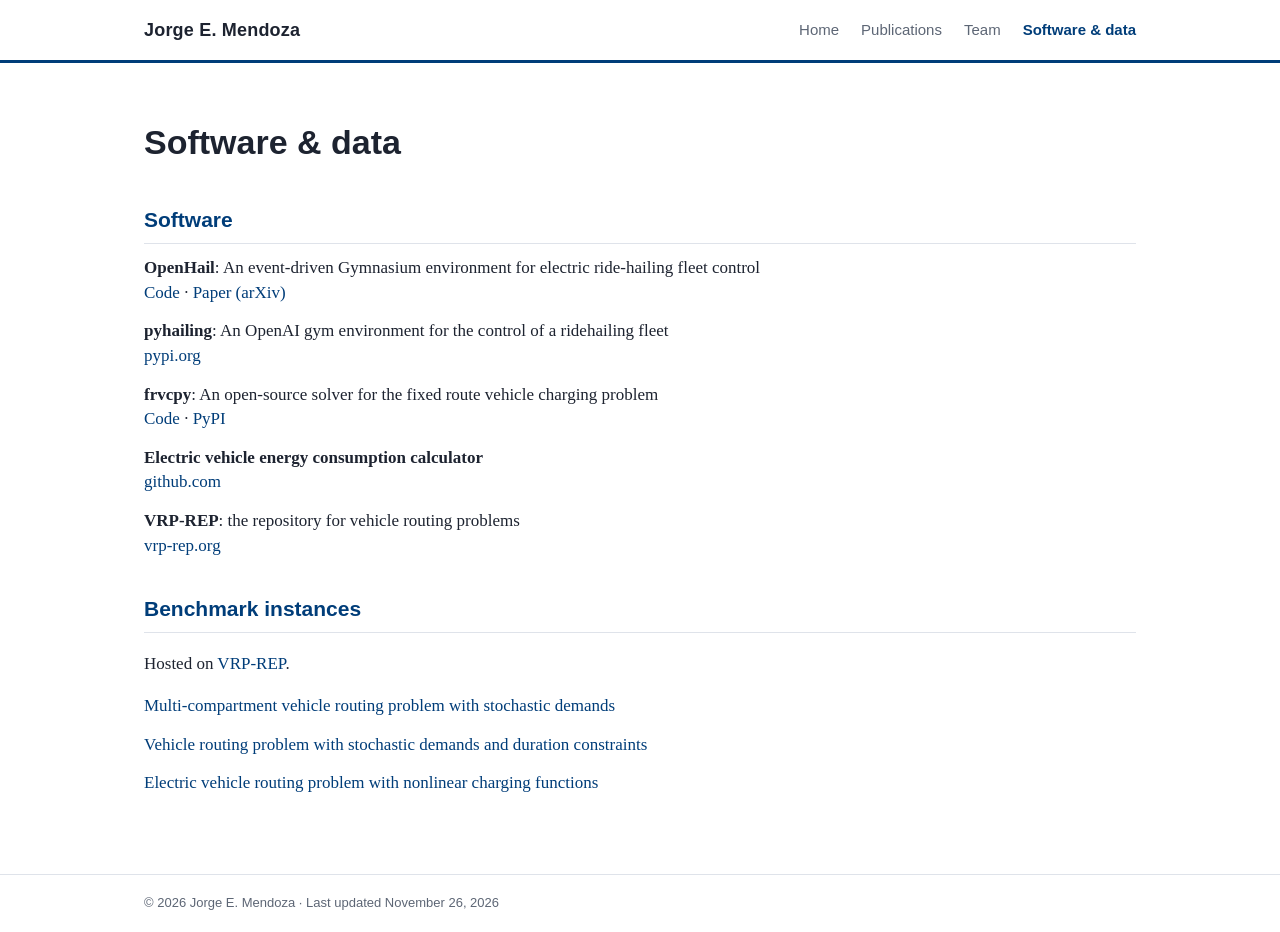
<file: software.html>
<!DOCTYPE html>
<html lang="en"><head><meta charset="utf-8"><meta name="viewport" content="width=device-width, initial-scale=1">
<title>Software &amp; data · Jorge E. Mendoza</title>
<meta name="description" content="Jorge E. Mendoza, Full Professor of Logistics and Operations Management at HEC Montréal. Research in vehicle routing, scheduling, and optimization.">
<link rel="canonical" href="https://jorge-mendoza.com/software.html">
<link rel="stylesheet" href="style.css"></head>
<body><header class="top"><div class="wrap"><a class="brand" href="./">Jorge E. Mendoza</a><nav><a href="./">Home</a><a href="publications.html">Publications</a><a href="team.html">Team</a><a href="software.html" aria-current="page">Software &amp; data</a></nav></div></header>
<main class="wrap">
<h1>Software &amp; data</h1><h2>Software</h2><ul class="people"><li><strong>OpenHail</strong>: An event-driven Gymnasium environment for electric ride-hailing fleet control<br><a href="https://github.com/tommaso-schettini/openhail" target="_blank" rel="noopener">Code</a> · <a href="https://arxiv.org/abs/2609.30628" target="_blank" rel="noopener">Paper (arXiv)</a></li><li><strong>pyhailing</strong>: An OpenAI gym environment for the control of a ridehailing fleet<br><a href="https://pypi.org/project/pyhailing/" target="_blank" rel="noopener">pypi.org</a></li><li><strong>frvcpy</strong>: An open-source solver for the fixed route vehicle charging problem<br><a href="https://github.com/INFORMSJoc/2020.1035" target="_blank" rel="noopener">Code</a> · <a href="https://pypi.org/project/frvcpy/" target="_blank" rel="noopener">PyPI</a></li><li><strong>Electric vehicle energy consumption calculator</strong><br><a href="https://github.com/e-VRO/ev-consumption" target="_blank" rel="noopener">github.com</a></li><li><strong>VRP-REP</strong>: the repository for vehicle routing problems<br><a href="https://www.vrp-rep.org" target="_blank" rel="noopener">vrp-rep.org</a></li></ul><h2>Benchmark instances</h2><p>Hosted on <a href="https://www.vrp-rep.org" target="_blank" rel="noopener">VRP-REP</a>.</p><ul class="people"><li><a href="https://www.vrp-rep.org/datasets/item/2014-0006.html" target="_blank" rel="noopener">Multi-compartment vehicle routing problem with stochastic demands</a></li><li><a href="https://www.vrp-rep.org/datasets/item/2014-0008.html" target="_blank" rel="noopener">Vehicle routing problem with stochastic demands and duration constraints</a></li><li><a href="https://www.vrp-rep.org/datasets/item/2016-0020.html" target="_blank" rel="noopener">Electric vehicle routing problem with nonlinear charging functions</a></li></ul>
</main>
<footer><div class="wrap">© 2026 Jorge E. Mendoza · Last updated November 26, 2026</div></footer>
</body></html>
</file>
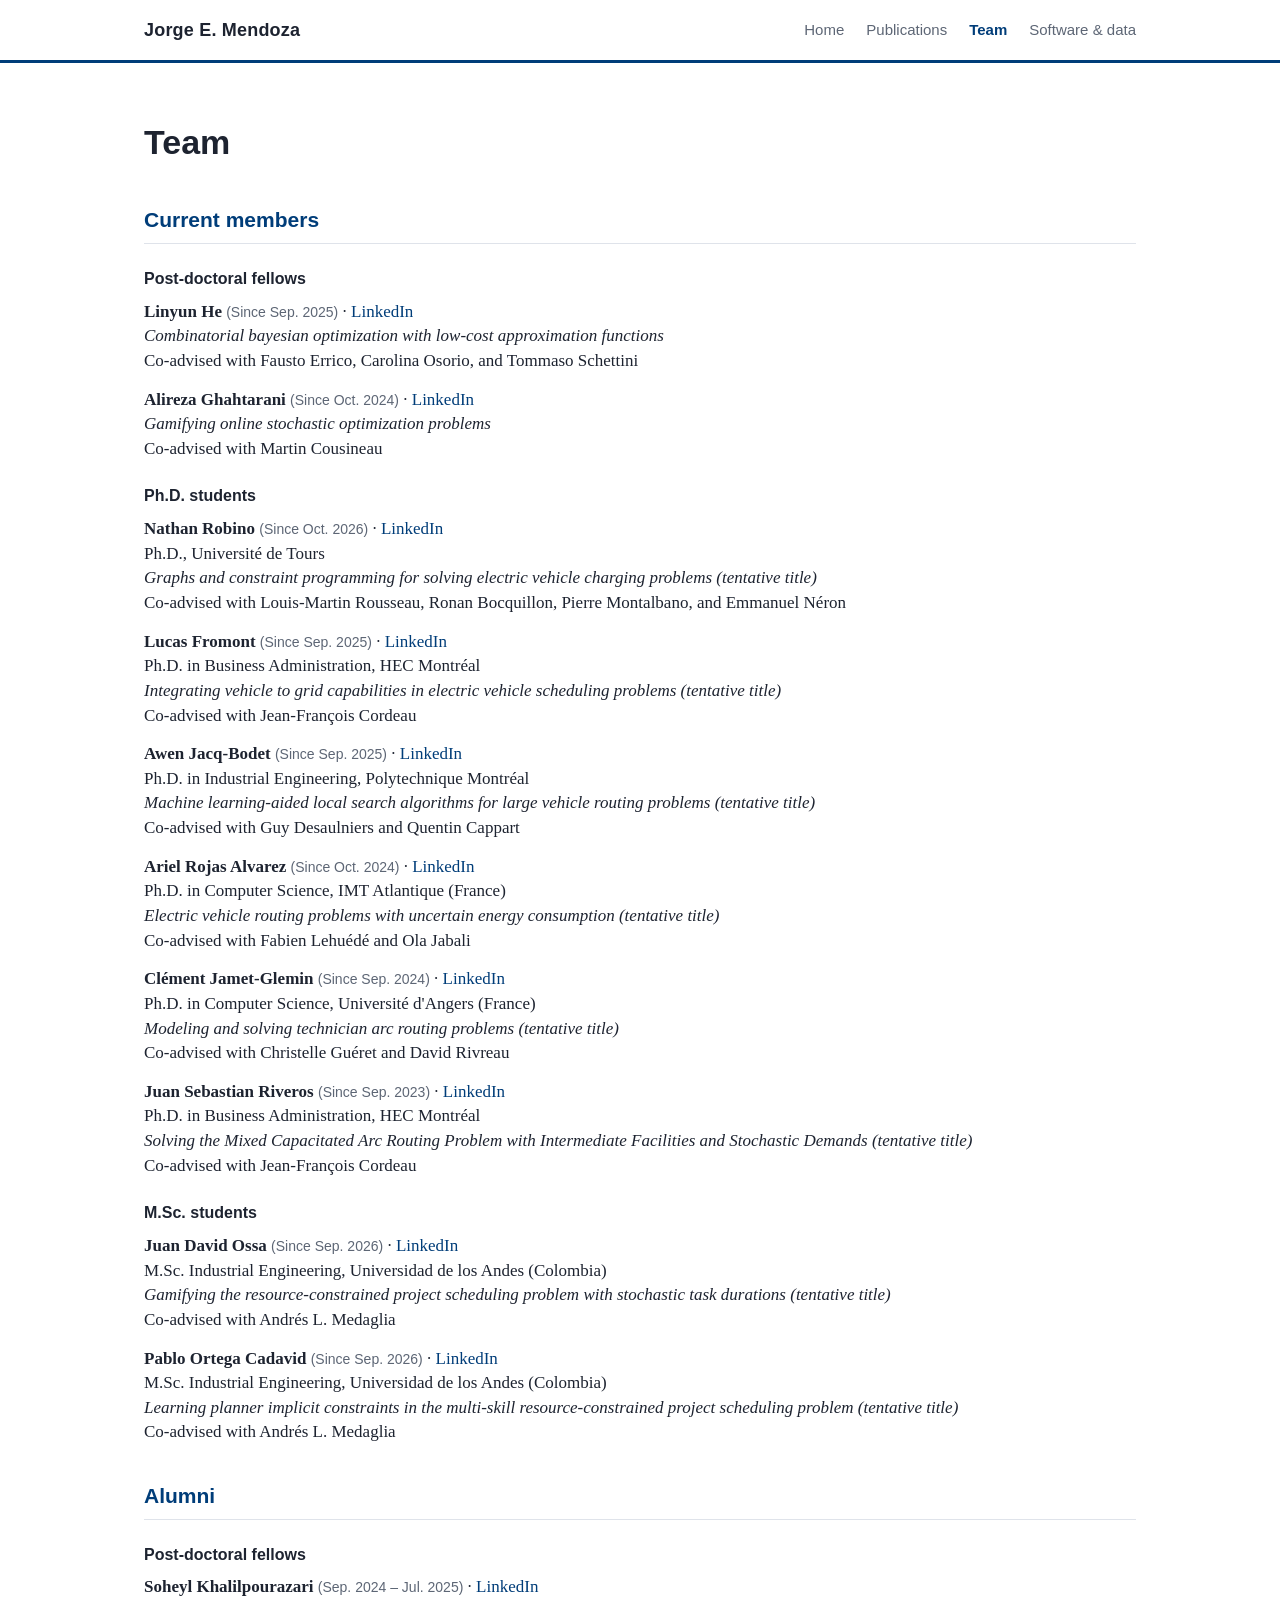
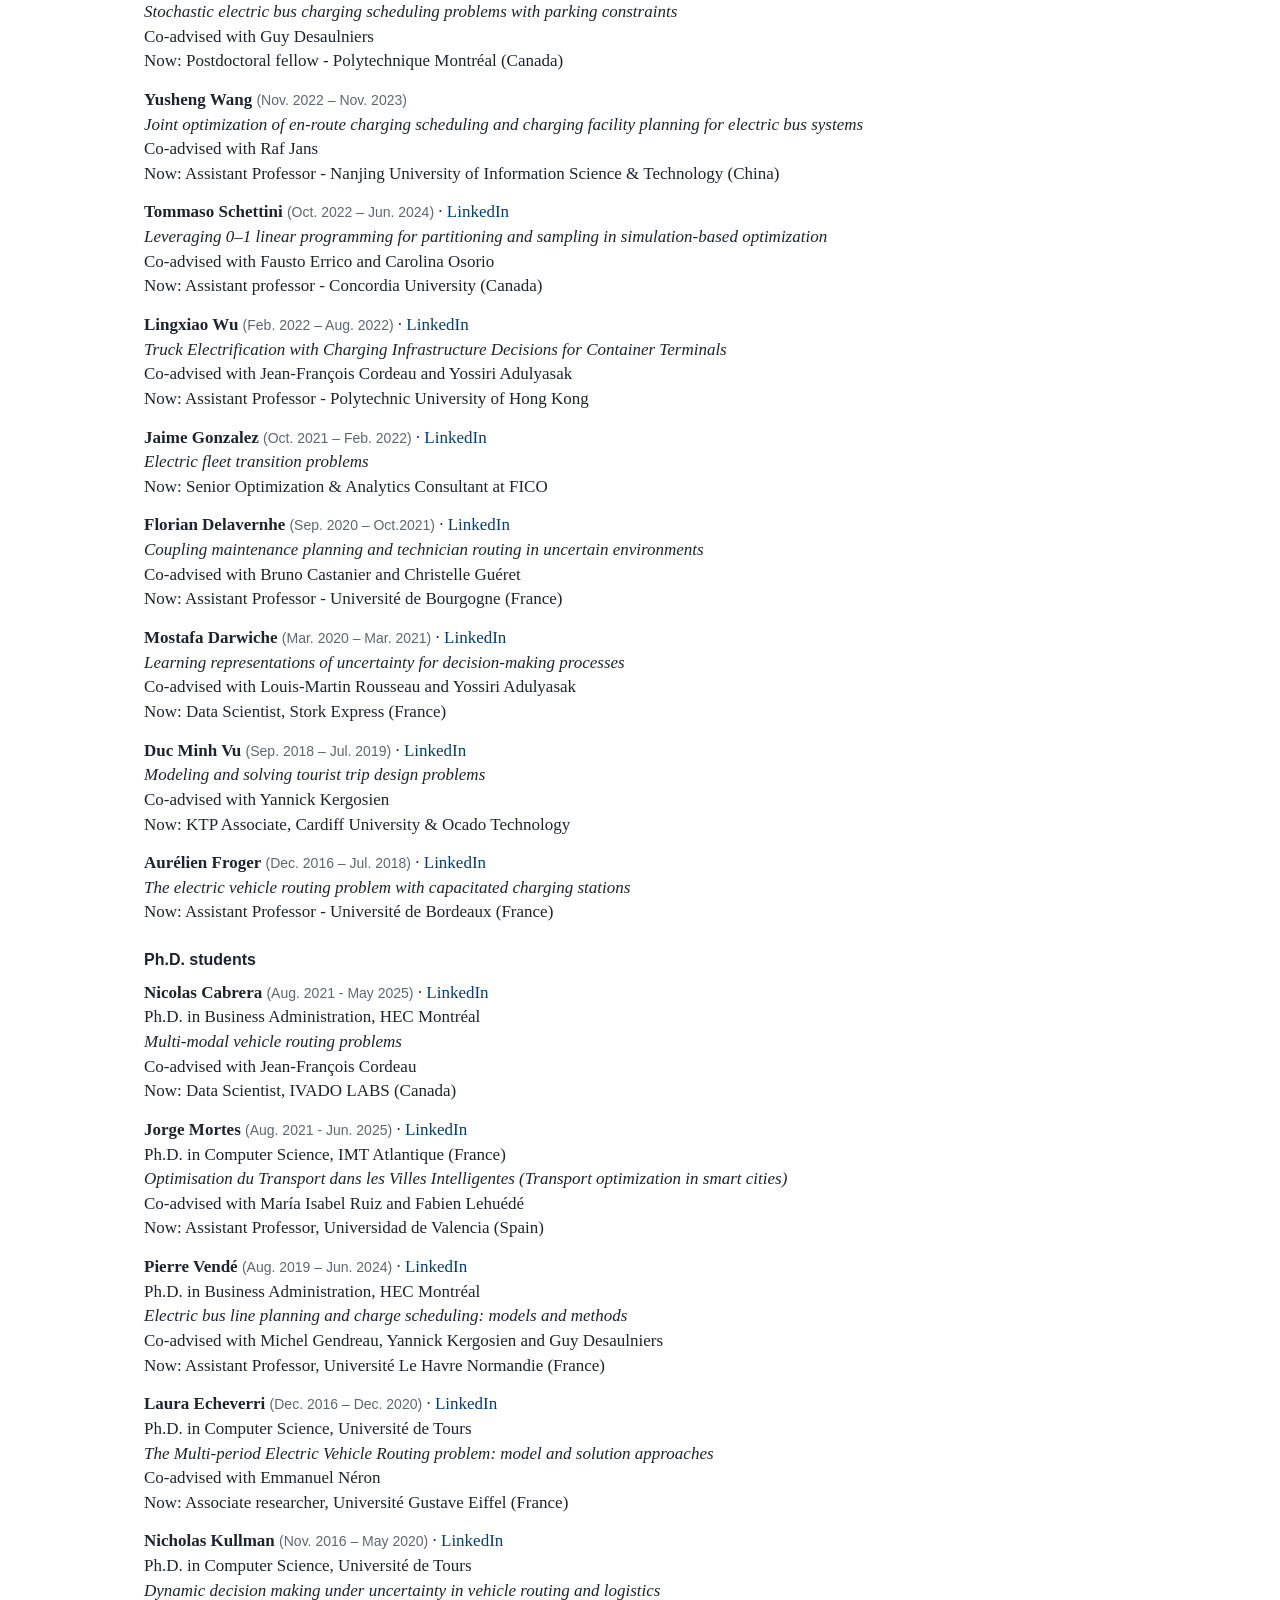
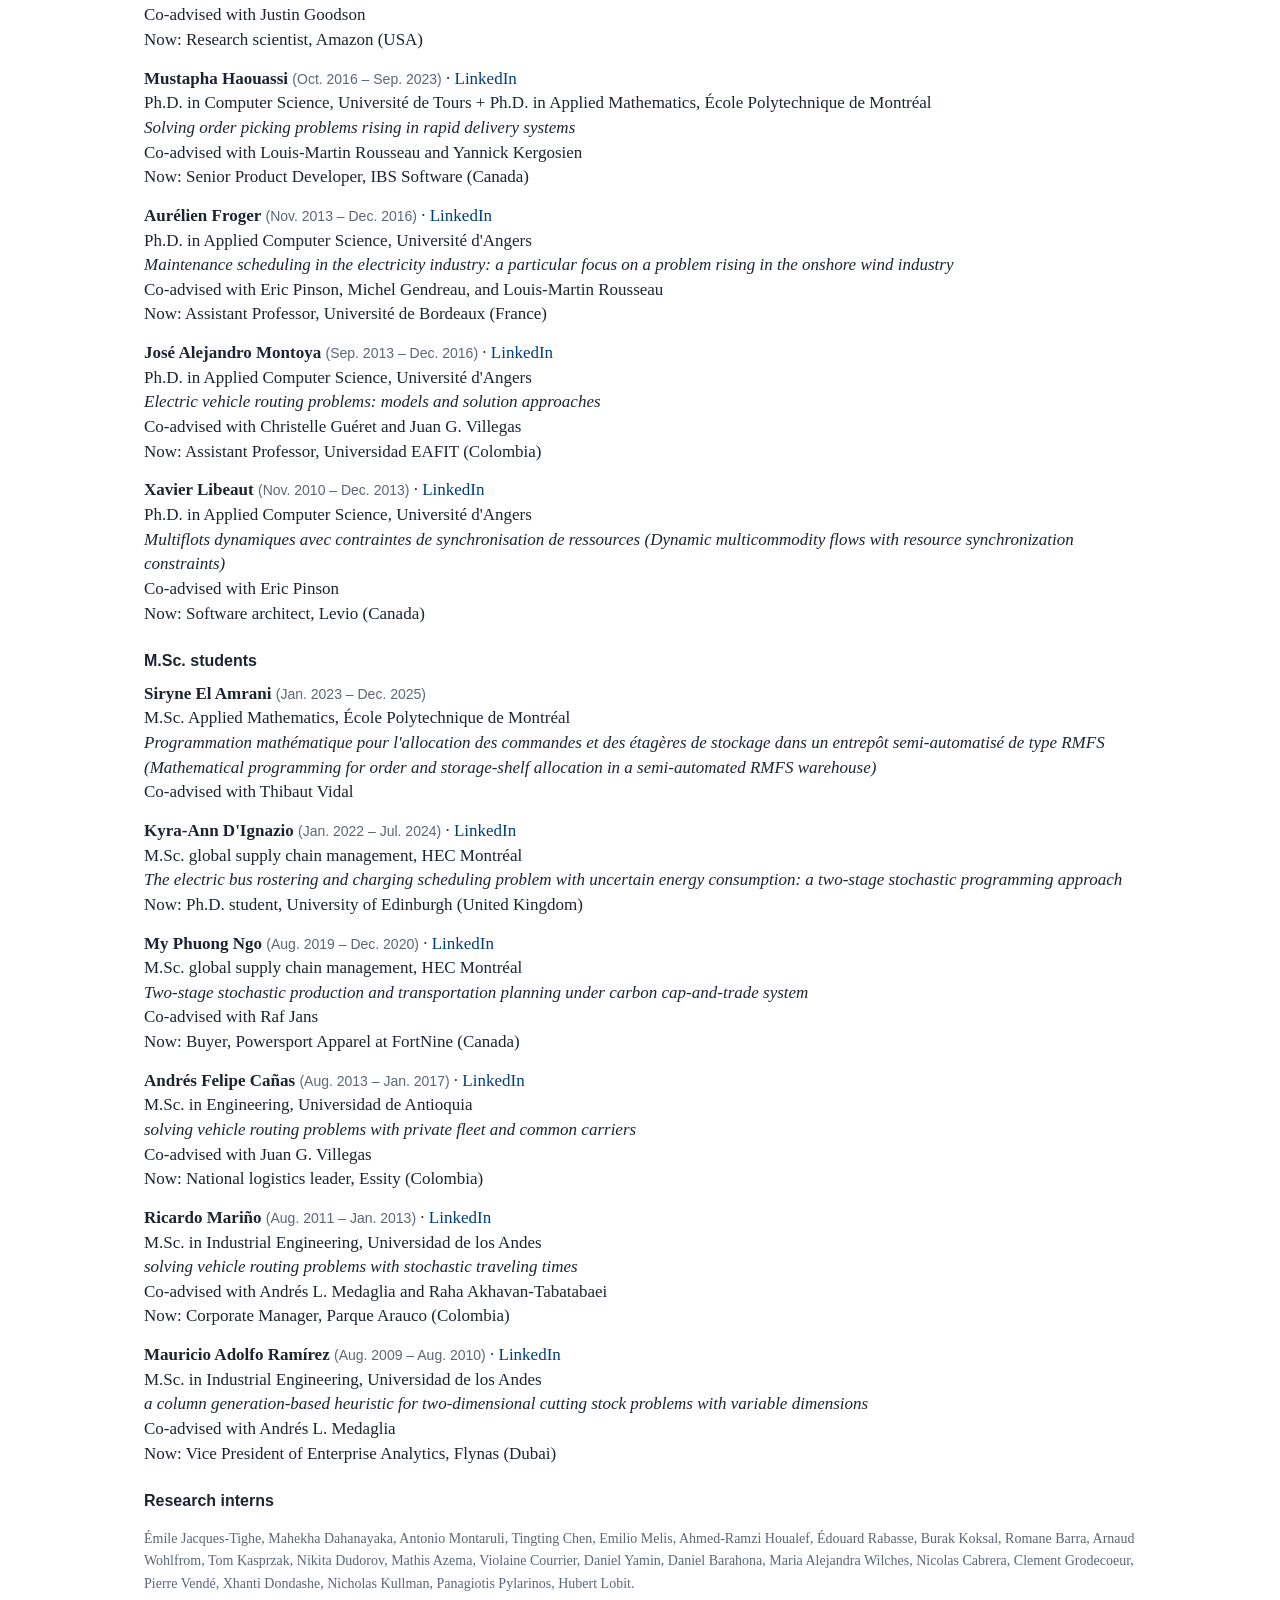
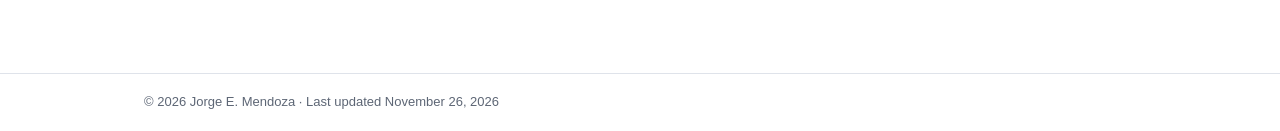
<file: team.html>
<!DOCTYPE html>
<html lang="en"><head><meta charset="utf-8"><meta name="viewport" content="width=device-width, initial-scale=1">
<title>Team · Jorge E. Mendoza</title>
<meta name="description" content="Jorge E. Mendoza, Full Professor of Logistics and Operations Management at HEC Montréal. Research in vehicle routing, scheduling, and optimization.">
<link rel="canonical" href="https://jorge-mendoza.com/team.html">
<link rel="stylesheet" href="style.css"></head>
<body><header class="top"><div class="wrap"><a class="brand" href="./">Jorge E. Mendoza</a><nav><a href="./">Home</a><a href="publications.html">Publications</a><a href="team.html" aria-current="page">Team</a><a href="software.html">Software &amp; data</a></nav></div></header>
<main class="wrap">
<h1>Team</h1><h2>Current members</h2><h3>Post-doctoral fellows</h3><ul class="people"><li><strong>Linyun He</strong> <span class="dates">(Since Sep. 2025)</span> · <a class="li" href="https://www.linkedin.com/in/linyun-he/" target="_blank" rel="noopener">LinkedIn</a><br><em>Combinatorial bayesian optimization with low-cost approximation functions</em><br>Co-advised with Fausto Errico, Carolina Osorio, and Tommaso Schettini</li><li><strong>Alireza Ghahtarani</strong> <span class="dates">(Since Oct. 2024)</span> · <a class="li" href="https://www.linkedin.com/in/alireza-ghahtarani-195367189/" target="_blank" rel="noopener">LinkedIn</a><br><em>Gamifying online stochastic optimization problems</em><br>Co-advised with Martin Cousineau</li></ul><h3>Ph.D. students</h3><ul class="people"><li><strong>Nathan Robino</strong> <span class="dates">(Since Oct. 2026)</span> · <a class="li" href="https://www.linkedin.com/in/nathan-robino-742a43201/" target="_blank" rel="noopener">LinkedIn</a><br>Ph.D., Université de Tours<br><em>Graphs and constraint programming for solving electric vehicle charging problems (tentative title)</em><br>Co-advised with Louis-Martin Rousseau, Ronan Bocquillon, Pierre Montalbano, and Emmanuel Néron</li><li><strong>Lucas Fromont</strong> <span class="dates">(Since Sep. 2025)</span> · <a class="li" href="https://www.linkedin.com/in/lucas-fromont/" target="_blank" rel="noopener">LinkedIn</a><br>Ph.D. in Business Administration, HEC Montréal<br><em>Integrating vehicle to grid capabilities in electric vehicle scheduling problems (tentative title)</em><br>Co-advised with Jean-François Cordeau</li><li><strong>Awen Jacq-Bodet</strong> <span class="dates">(Since Sep. 2025)</span> · <a class="li" href="https://www.linkedin.com/in/awen-jacq-bodet-153745259/" target="_blank" rel="noopener">LinkedIn</a><br>Ph.D. in Industrial Engineering, Polytechnique Montréal<br><em>Machine learning-aided local search algorithms for large vehicle routing problems (tentative title)</em><br>Co-advised with Guy Desaulniers and Quentin Cappart</li><li><strong>Ariel Rojas Alvarez</strong> <span class="dates">(Since Oct. 2024)</span> · <a class="li" href="https://www.linkedin.com/in/arielrojasa/" target="_blank" rel="noopener">LinkedIn</a><br>Ph.D. in Computer Science, IMT Atlantique (France)<br><em>Electric vehicle routing problems with uncertain energy consumption (tentative title)</em><br>Co-advised with Fabien Lehuédé and Ola Jabali</li><li><strong>Clément Jamet-Glemin</strong> <span class="dates">(Since Sep. 2024)</span> · <a class="li" href="https://www.linkedin.com/in/cl%C3%A9ment-jamet-glemin-3a6259233/" target="_blank" rel="noopener">LinkedIn</a><br>Ph.D. in Computer Science, Université d&#x27;Angers (France)<br><em>Modeling and solving technician arc routing problems (tentative title)</em><br>Co-advised with Christelle Guéret and David Rivreau</li><li><strong>Juan Sebastian Riveros</strong> <span class="dates">(Since Sep. 2023)</span> · <a class="li" href="https://www.linkedin.com/in/juanseripe/" target="_blank" rel="noopener">LinkedIn</a><br>Ph.D. in Business Administration, HEC Montréal<br><em>Solving the Mixed Capacitated Arc Routing Problem with Intermediate Facilities and Stochastic Demands (tentative title)</em><br>Co-advised with Jean-François Cordeau</li></ul><h3>M.Sc. students</h3><ul class="people"><li><strong>Juan David Ossa</strong> <span class="dates">(Since Sep. 2026)</span> · <a class="li" href="https://www.linkedin.com/in/juan-david-ossa-ahumada-012a77244/" target="_blank" rel="noopener">LinkedIn</a><br>M.Sc. Industrial Engineering, Universidad de los Andes (Colombia)<br><em>Gamifying the resource-constrained project scheduling problem with stochastic task durations (tentative title)</em><br>Co-advised with Andrés L. Medaglia</li><li><strong>Pablo Ortega Cadavid</strong> <span class="dates">(Since Sep. 2026)</span> · <a class="li" href="https://www.linkedin.com/in/pablo-ortega-2b951024a/" target="_blank" rel="noopener">LinkedIn</a><br>M.Sc. Industrial Engineering, Universidad de los Andes (Colombia)<br><em>Learning planner implicit constraints in the multi-skill resource-constrained project scheduling problem (tentative title)</em><br>Co-advised with Andrés L. Medaglia</li></ul><h2>Alumni</h2><h3>Post-doctoral fellows</h3><ul class="people"><li><strong>Soheyl Khalilpourazari</strong> <span class="dates">(Sep. 2024 – Jul. 2025)</span> · <a class="li" href="https://www.linkedin.com/in/soheylkhalilpourazari/" target="_blank" rel="noopener">LinkedIn</a><br><em>Stochastic electric bus charging scheduling problems with parking constraints</em><br>Co-advised with Guy Desaulniers<br>Now: Postdoctoral fellow - Polytechnique Montréal (Canada)</li><li><strong>Yusheng Wang</strong> <span class="dates">(Nov. 2022 – Nov. 2023)</span><br><em>Joint optimization of en-route charging scheduling and charging facility planning for electric bus systems</em><br>Co-advised with Raf Jans<br>Now: Assistant Professor - Nanjing University of Information Science &amp; Technology (China)</li><li><strong>Tommaso Schettini</strong> <span class="dates">(Oct. 2022 – Jun. 2024)</span> · <a class="li" href="https://www.linkedin.com/in/tommaso-schettini-b45b88169/" target="_blank" rel="noopener">LinkedIn</a><br><em>Leveraging 0–1 linear programming for partitioning and sampling in simulation-based optimization</em><br>Co-advised with Fausto Errico and Carolina Osorio<br>Now: Assistant professor - Concordia University (Canada)</li><li><strong>Lingxiao Wu</strong> <span class="dates">(Feb. 2022 – Aug. 2022)</span> · <a class="li" href="https://www.linkedin.com/in/lingxiao-wu-318252213/" target="_blank" rel="noopener">LinkedIn</a><br><em>Truck Electrification with Charging Infrastructure Decisions for Container Terminals</em><br>Co-advised with Jean-François Cordeau and Yossiri Adulyasak<br>Now: Assistant Professor - Polytechnic University of Hong Kong</li><li><strong>Jaime Gonzalez</strong> <span class="dates">(Oct. 2021 – Feb. 2022)</span> · <a class="li" href="https://www.linkedin.com/in/jaimegonzalezj/" target="_blank" rel="noopener">LinkedIn</a><br><em>Electric fleet transition problems</em><br>Now: Senior Optimization &amp; Analytics Consultant at FICO</li><li><strong>Florian Delavernhe</strong> <span class="dates">(Sep. 2020 – Oct.2021)</span> · <a class="li" href="https://www.linkedin.com/in/florian-delavernhe-06a3ba12b/" target="_blank" rel="noopener">LinkedIn</a><br><em>Coupling maintenance planning and technician routing in uncertain environments</em><br>Co-advised with Bruno Castanier and Christelle Guéret<br>Now: Assistant Professor - Université de Bourgogne (France)</li><li><strong>Mostafa Darwiche</strong> <span class="dates">(Mar. 2020 – Mar. 2021)</span> · <a class="li" href="https://www.linkedin.com/in/mostafa-darwiche/" target="_blank" rel="noopener">LinkedIn</a><br><em>Learning representations of uncertainty for decision-making processes</em><br>Co-advised with Louis-Martin Rousseau and Yossiri Adulyasak<br>Now: Data Scientist, Stork Express (France)</li><li><strong>Duc Minh Vu</strong> <span class="dates">(Sep. 2018 – Jul. 2019)</span> · <a class="li" href="https://www.linkedin.com/in/duc-minh-vu-2a840655/" target="_blank" rel="noopener">LinkedIn</a><br><em>Modeling and solving tourist trip design problems</em><br>Co-advised with Yannick Kergosien<br>Now: KTP Associate, Cardiff University &amp; Ocado Technology</li><li><strong>Aurélien Froger</strong> <span class="dates">(Dec. 2016 – Jul. 2018)</span> · <a class="li" href="https://www.linkedin.com/in/aur%C3%A9lien-froger-68b29b6b/" target="_blank" rel="noopener">LinkedIn</a><br><em>The electric vehicle routing problem with capacitated charging stations</em><br>Now: Assistant Professor - Université de Bordeaux (France)</li></ul><h3>Ph.D. students</h3><ul class="people"><li><strong>Nicolas Cabrera</strong> <span class="dates">(Aug. 2021 - May 2025)</span> · <a class="li" href="https://www.linkedin.com/in/nicolas-cabrera-malik/" target="_blank" rel="noopener">LinkedIn</a><br>Ph.D. in Business Administration, HEC Montréal<br><em>Multi-modal vehicle routing problems</em><br>Co-advised with Jean-François Cordeau<br>Now: Data Scientist, IVADO LABS (Canada)</li><li><strong>Jorge Mortes</strong> <span class="dates">(Aug. 2021 - Jun. 2025)</span> · <a class="li" href="https://www.linkedin.com/in/jorge-mortes-alcaraz/" target="_blank" rel="noopener">LinkedIn</a><br>Ph.D. in Computer Science, IMT Atlantique (France)<br><em>Optimisation du Transport dans les Villes Intelligentes (Transport optimization in smart cities)</em><br>Co-advised with María Isabel Ruiz and Fabien Lehuédé<br>Now: Assistant Professor, Universidad de Valencia (Spain)</li><li><strong>Pierre Vendé</strong> <span class="dates">(Aug. 2019 – Jun. 2024)</span> · <a class="li" href="https://www.linkedin.com/in/pierre-vend%C3%A9-702896128/" target="_blank" rel="noopener">LinkedIn</a><br>Ph.D. in Business Administration, HEC Montréal<br><em>Electric bus line planning and charge scheduling: models and methods</em><br>Co-advised with Michel Gendreau, Yannick Kergosien and Guy Desaulniers<br>Now: Assistant Professor, Université Le Havre Normandie (France)</li><li><strong>Laura Echeverri</strong> <span class="dates">(Dec. 2016 – Dec. 2020)</span> · <a class="li" href="https://www.linkedin.com/in/laura-c-echeverri/" target="_blank" rel="noopener">LinkedIn</a><br>Ph.D. in Computer Science, Université de Tours<br><em>The Multi-period Electric Vehicle Routing problem: model and solution approaches</em><br>Co-advised with Emmanuel Néron<br>Now: Associate researcher, Université Gustave Eiffel (France)</li><li><strong>Nicholas Kullman</strong> <span class="dates">(Nov. 2016 – May 2020)</span> · <a class="li" href="https://www.linkedin.com/in/nicholaskullman/" target="_blank" rel="noopener">LinkedIn</a><br>Ph.D. in Computer Science, Université de Tours<br><em>Dynamic decision making under uncertainty in vehicle routing and logistics</em><br>Co-advised with Justin Goodson<br>Now: Research scientist, Amazon (USA)</li><li><strong>Mustapha Haouassi</strong> <span class="dates">(Oct. 2016 – Sep. 2023)</span> · <a class="li" href="https://www.linkedin.com/in/mustapha-haouassi-ph-d-154580109/" target="_blank" rel="noopener">LinkedIn</a><br>Ph.D. in Computer Science, Université de Tours + Ph.D. in Applied Mathematics, École Polytechnique de Montréal<br><em>Solving order picking problems rising in rapid delivery systems</em><br>Co-advised with Louis-Martin Rousseau and Yannick Kergosien<br>Now: Senior Product Developer, IBS Software (Canada)</li><li><strong>Aurélien Froger</strong> <span class="dates">(Nov. 2013 – Dec. 2016)</span> · <a class="li" href="https://www.linkedin.com/in/aur%C3%A9lien-froger-68b29b6b/" target="_blank" rel="noopener">LinkedIn</a><br>Ph.D. in Applied Computer Science, Université d&#x27;Angers<br><em>Maintenance scheduling in the electricity industry: a particular focus on a problem rising in the onshore wind industry</em><br>Co-advised with Eric Pinson, Michel Gendreau, and Louis-Martin Rousseau<br>Now: Assistant Professor, Université de Bordeaux (France)</li><li><strong>José Alejandro Montoya</strong> <span class="dates">(Sep. 2013 – Dec. 2016)</span> · <a class="li" href="https://www.linkedin.com/in/alejandromontoyaecheverri/" target="_blank" rel="noopener">LinkedIn</a><br>Ph.D. in Applied Computer Science, Université d&#x27;Angers<br><em>Electric vehicle routing problems: models and solution approaches</em><br>Co-advised with Christelle Guéret and Juan G. Villegas<br>Now: Assistant Professor, Universidad EAFIT (Colombia)</li><li><strong>Xavier Libeaut</strong> <span class="dates">(Nov. 2010 – Dec. 2013)</span> · <a class="li" href="https://www.linkedin.com/in/xavier-libeaut-654505bb/" target="_blank" rel="noopener">LinkedIn</a><br>Ph.D. in Applied Computer Science, Université d&#x27;Angers<br><em>Multiflots dynamiques avec contraintes de synchronisation de ressources (Dynamic multicommodity flows with resource synchronization constraints)</em><br>Co-advised with Eric Pinson<br>Now: Software architect, Levio (Canada)</li></ul><h3>M.Sc. students</h3><ul class="people"><li><strong>Siryne El Amrani</strong> <span class="dates">(Jan. 2023 – Dec. 2025)</span><br>M.Sc. Applied Mathematics, École Polytechnique de Montréal<br><em>Programmation mathématique pour l&#x27;allocation des commandes et des étagères de stockage dans un entrepôt semi-automatisé de type RMFS (Mathematical programming for order and storage-shelf allocation in a semi-automated RMFS warehouse)</em><br>Co-advised with Thibaut Vidal</li><li><strong>Kyra-Ann D&#x27;Ignazio</strong> <span class="dates">(Jan. 2022 – Jul. 2024)</span> · <a class="li" href="https://www.linkedin.com/in/kyradignazio/" target="_blank" rel="noopener">LinkedIn</a><br>M.Sc. global supply chain management, HEC Montréal<br><em>The electric bus rostering and charging scheduling problem with uncertain energy consumption: a two-stage stochastic programming approach</em><br>Now: Ph.D. student, University of Edinburgh (United Kingdom)</li><li><strong>My Phuong Ngo</strong> <span class="dates">(Aug. 2019 – Dec. 2020)</span> · <a class="li" href="https://www.linkedin.com/in/my-phuong-ngo-msc-83a215177/" target="_blank" rel="noopener">LinkedIn</a><br>M.Sc. global supply chain management, HEC Montréal<br><em>Two-stage stochastic production and transportation planning under carbon cap-and-trade system</em><br>Co-advised with Raf Jans<br>Now: Buyer, Powersport Apparel at FortNine (Canada)</li><li><strong>Andrés Felipe Cañas</strong> <span class="dates">(Aug. 2013 – Jan. 2017)</span> · <a class="li" href="https://www.linkedin.com/in/afcu/" target="_blank" rel="noopener">LinkedIn</a><br>M.Sc. in Engineering, Universidad de Antioquia<br><em>solving vehicle routing problems with private fleet and common carriers</em><br>Co-advised with Juan G. Villegas<br>Now: National logistics leader, Essity (Colombia)</li><li><strong>Ricardo Mariño</strong> <span class="dates">(Aug. 2011 – Jan. 2013)</span> · <a class="li" href="https://www.linkedin.com/in/ricardo-mari%C3%B1o-364b1055/" target="_blank" rel="noopener">LinkedIn</a><br>M.Sc. in Industrial Engineering, Universidad de los Andes<br><em>solving vehicle routing problems with stochastic traveling times</em><br>Co-advised with Andrés L. Medaglia and Raha Akhavan-Tabatabaei<br>Now: Corporate Manager, Parque Arauco (Colombia)</li><li><strong>Mauricio Adolfo Ramírez</strong> <span class="dates">(Aug. 2009 – Aug. 2010)</span> · <a class="li" href="https://www.linkedin.com/in/maramirezr/" target="_blank" rel="noopener">LinkedIn</a><br>M.Sc. in Industrial Engineering, Universidad de los Andes<br><em>a column generation-based heuristic for two-dimensional cutting stock problems with variable dimensions</em><br>Co-advised with Andrés L. Medaglia<br>Now: Vice President of Enterprise Analytics, Flynas (Dubai)</li></ul><h3>Research interns</h3><p class="small">Émile Jacques-Tighe, Mahekha Dahanayaka, Antonio Montaruli, Tingting Chen, Emilio Melis, Ahmed-Ramzi Houalef, Édouard Rabasse, Burak Koksal, Romane Barra, Arnaud Wohlfrom, Tom Kasprzak, Nikita Dudorov, Mathis Azema, Violaine Courrier, Daniel Yamin, Daniel Barahona, Maria Alejandra Wilches, Nicolas Cabrera, Clement Grodecoeur, Pierre Vendé, Xhanti Dondashe, Nicholas Kullman, Panagiotis Pylarinos, Hubert Lobit.</p>
</main>
<footer><div class="wrap">© 2026 Jorge E. Mendoza · Last updated November 26, 2026</div></footer>
</body></html>
</file>
<file: style.css>
:root{--accent:#003d79;--ink:#1d2330;--muted:#5d6675;--line:#dfe3ea;--bg:#fff;--soft:#f4f6f9}
*{box-sizing:border-box}
body{margin:0;font-family:Charter,"Bitstream Charter","Sitka Text",Cambria,Georgia,serif;color:var(--ink);background:var(--bg);line-height:1.6;font-size:17px}
h1,h2,h3,.brand,nav,.tagline,.date,.dates,.count,.toc,footer,.glance b{font-family:"Helvetica Neue",Helvetica,Arial,sans-serif}
.wrap{max-width:1040px;margin:0 auto;padding:0 24px}
a{color:var(--accent);text-decoration:none}a:hover{text-decoration:underline}
header.top{border-bottom:3px solid var(--accent);background:var(--bg);position:sticky;top:0;z-index:2}
header.top .wrap{display:flex;align-items:center;justify-content:space-between;height:60px;gap:16px}
.brand{font-weight:700;color:var(--ink);font-size:18px;letter-spacing:.2px}
nav a{margin-left:22px;color:var(--muted);font-size:15px}nav a[aria-current]{color:var(--accent);font-weight:700}
main.wrap{padding:52px 24px 64px}
h1{font-size:34px;margin:0 0 6px;color:var(--ink)}
h2{font-size:21px;color:var(--accent);margin:34px 0 12px;padding-bottom:6px;border-bottom:1px solid var(--line)}
h3{font-size:16px;margin:22px 0 8px;color:var(--ink)}
.hero{margin-bottom:8px;display:flex;align-items:center;gap:26px}.portrait{width:150px;height:150px;object-fit:cover;border-radius:50%;border:3px solid var(--soft);flex:0 0 auto}.tagline{color:var(--muted);font-size:18px;margin:0 0 6px}.links{font-size:15px}
.grid{display:grid;grid-template-columns:minmax(0,1fr) 320px;gap:40px}
aside .card{background:var(--soft);border-radius:8px;padding:16px 18px;margin-top:22px;font-size:15px}
aside h3{margin:0 0 10px;color:var(--accent);font-size:14px;text-transform:uppercase;letter-spacing:.6px}
ul.plain,ul.glance,ul.dated,ul.news,ul.people{list-style:none;padding:0;margin:0}
ul.plain li{margin-bottom:6px}
ul.glance li{margin:4px 0}ul.glance b{color:var(--accent);font-size:18px;margin-right:4px}
ul.dated li{margin:0 0 10px;line-height:1.4}ul.dated span{display:block;color:var(--muted);font-size:13px}
ul.news li{display:flex;gap:14px;margin-bottom:10px}ul.news .date{flex:0 0 76px;color:var(--muted);font-size:14px;padding-top:2px}
ul.people li{margin-bottom:14px;line-height:1.45}.dates{color:var(--muted);font-size:14px}
.more{margin:10px 0 0;font-size:14px}.small{font-size:14px;color:var(--muted)}
.at::before{content:""}
ol.pubs{padding-left:2.2em}ol.pubs li{margin-bottom:9px;line-height:1.5}
.count{color:var(--muted);font-weight:400;font-size:16px}
.toc{font-size:14px;color:var(--muted)}
details summary{cursor:pointer;color:var(--accent);font-family:"Helvetica Neue",Helvetica,Arial,sans-serif;font-size:15px;margin-bottom:10px}
footer{border-top:1px solid var(--line);color:var(--muted);font-size:13px;padding:18px 0}
@media (max-width:820px){.grid{grid-template-columns:1fr}.grid aside{order:-1}header.top .wrap{height:auto;flex-direction:column;align-items:flex-start;padding:10px 24px}nav a{margin:0 16px 0 0}h1{font-size:28px}.portrait{width:104px;height:104px}.hero{gap:16px}}
</file>
